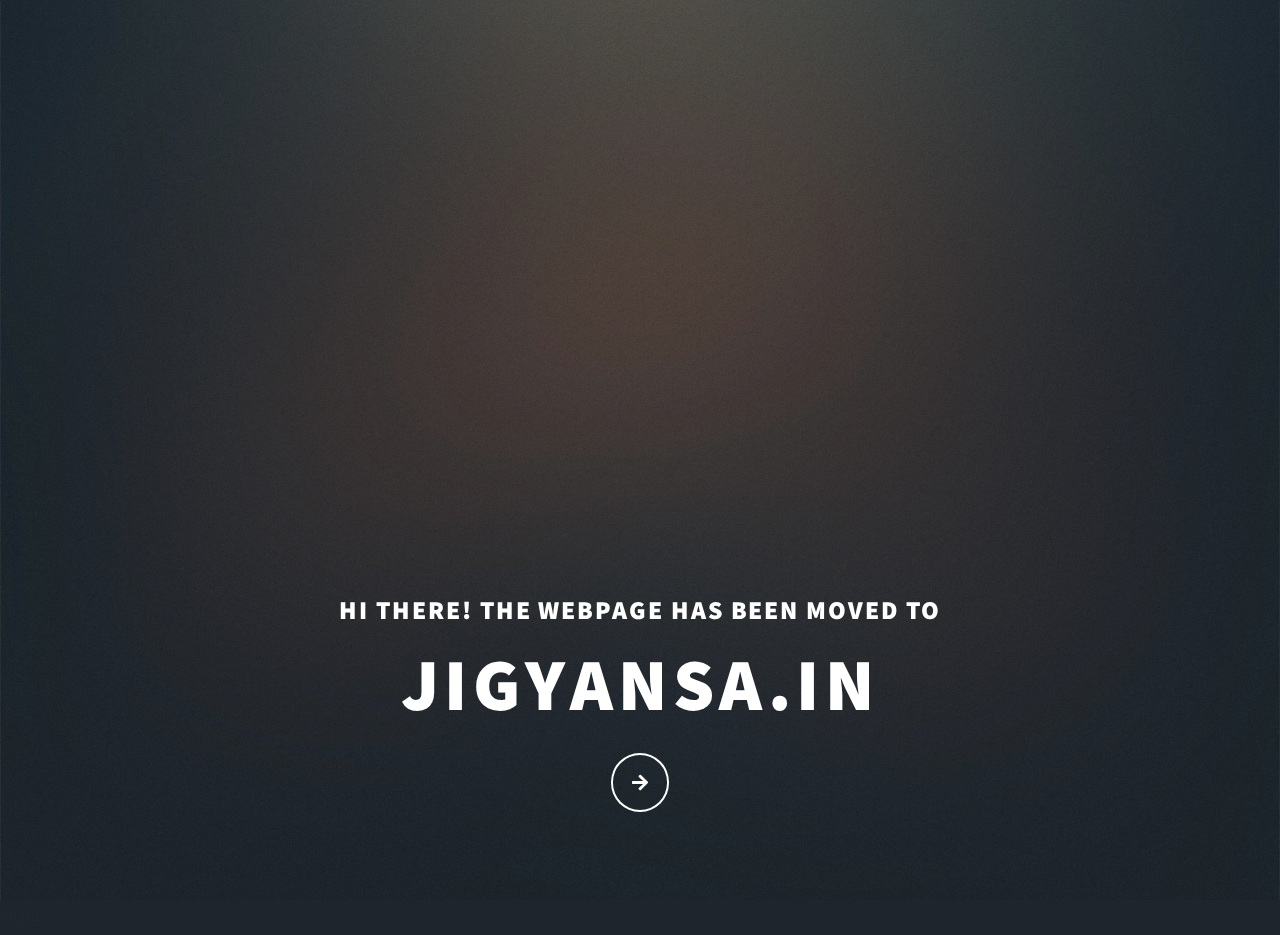
<file: index.html>
<!DOCTYPE HTML>
<html>
	<head>
		<title>Jigyansa</title>
		<meta charset="utf-8" />
		<meta name="viewport" content="width=device-width, initial-scale=1, user-scalable=no" />
		<link rel="stylesheet" href="fp-assets/css/main.css" />
		<noscript><link rel="stylesheet" href="fp-assets/css/noscript.css" /></noscript>
        <link rel="icon" type="image/x-icon" href="images/raj_l.jpeg">
        <meta property="og:image" content="assets/img/raj_l.jpeg">
        <meta name="author" content="Soumyajit Samal">
        <meta name="keywords" content="Jigyansa, jigyansa, iiser berhmapur, iiser berhampur, brahmapur, iiser jigyansa, odia blog, odia industry, odia science, science, odia blogs, jigyansa iiser berhmpur, jigaynsa berhampur, Jigyansa iiser ">
        <meta name="description" content="Jigyansa is moving to its new location at jigyansa.in Find us there.">

	</head>
	<body class="is-preload">

		<!-- Wrapper -->
			<div id="wrapper" class="fade-in">

				<!-- Intro -->
					<div id="intro">
						<h2>Hi there! The webpage has been moved to<br /> </h2>
						<h1>jigyansa.in</h1>
						
                        <!--<p>Welcome to my world.</p>
-->
                        
						
				<a href="www.jigyansa.in" class="button icon solid solo fa-arrow-right scrolly">Continue</a>
						
					</div>

				<!-- Header -->
					<header id="header">
						<a href="www.jigyansa.in" class="logo">Jigyansa</a>
					</header>

				
				

			</div>

		<!-- Scripts -->
			<script src="fp-assets/js/jquery.min.js"></script>
			<script src="fp-assets/js/jquery.scrollex.min.js"></script>
			<script src="fp-assets/js/jquery.scrolly.min.js"></script>
			<script src="fp-assets/js/browser.min.js"></script>
			<script src="fp-assets/js/breakpoints.min.js"></script>
			<script src="fp-assets/js/util.js"></script>
			<script src="fp-assets/js/main.js"></script>

	</body>
</html>
</file>
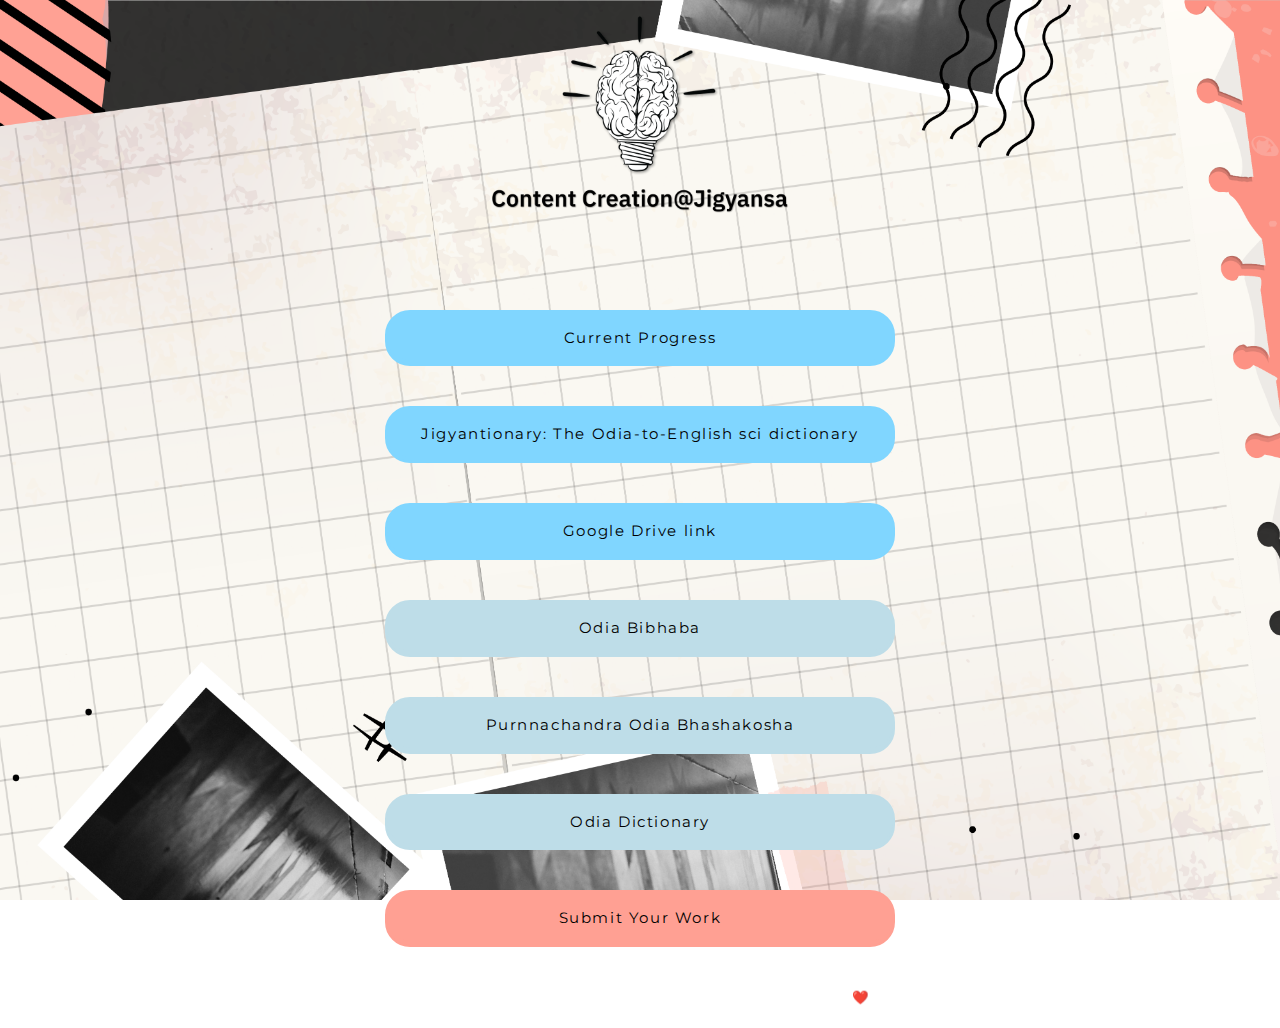
<file: contentlinks/common.html>
<!DOCTYPE html>
<html lang="en">

<head>
    <meta charset="UTF-8">
    <meta name="viewport" content="width=device-width, initial-scale=1.0">
    <meta http-equiv="X-UA-Compatible" content="ie=edge">
    <meta name="description" content="For people who do a great job behind the scenes at Jigyansa.">
    <title>Jigyansa for Content Creation</title>
    <link rel="icon" href="/assets/images/logo3.png" type="image/x-icon">
    <link href="https://fonts.googleapis.com/css?family=Montserrat:700&display=swap" rel="stylesheet">
    <link rel="stylesheet" href="style.css" />
    <!-- Global site tag (gtag.js) - Google Analytics -->
    <script async src="https://www.googletagmanager.com/gtag/js?id=UA-156351942-2"></script>
    <script>
        window.dataLayer = window.dataLayer || [];

        function gtag() {
            dataLayer.push(arguments);
        }
        gtag('js', new Date());

        gtag('config', 'UA-156351942-2');
    </script>
    <!-- Global site tag (gtag.js) - Google Analytics -->
    <script async src="https://www.googletagmanager.com/gtag/js?id=UA-156351942-1"></script>
    <script>
        window.dataLayer = window.dataLayer || [];

        function gtag() {
            dataLayer.push(arguments);
        }
        gtag('js', new Date());

        gtag('config', 'UA-156351942-1');
    </script>

</head>

<body>
    <img class="logo" src="assets/images/logo2.png" alt="logo">
    <div class="links">
    <br><br><br><br>
        <div class="links__item">
            <a class="links__item links__item--promo" href="https://jigyansacontent.notion.site/The-Content-Team-Jigyansa-88e16565c90d4e72989fc195b40bf147"
                target="_blank">Current Progress</a>
        </div>
        <div class="links__item">
            <a class="links__item links__item--promo" href="https://jigyansacontent.notion.site/Jigyantionary-The-odia-words-science-repository-fa833451c1ad435c81844b25f35a21c8"
                target="_blank">Jigyantionary: The Odia-to-English sci dictionary</a>
        </div> 
        <div class="links__item">
            <a class="links__item links__item--promo" href="https://drive.google.com/drive/u/1/folders/1cGYfcccmLEnVqQI1NhI4jQ15Eyt5I8Y8"
                target="_blank">Google Drive link</a>
        </div> 
        <div class="links__item">
            <a class="links__item links__item--past-event" href="https://odiabibhaba.in/en/dictionary/"
                target="_blank">Odia Bibhaba</a>
        </div>
        <div class="links__item">
            <a class="links__item links__item--past-event"
                href="https://dsal.uchicago.edu/dictionaries/praharaj/"
                target="_blank">Purnnachandra Odia Bhashakosha</a>
        </div>
        <div class="links__item">
            <a class="links__item links__item--past-event" href="https://archive.org/details/Purnachandra.Odia.Bhashakosha.Complete/Purnachandra.Odia.Bhashakosha-Volume.1-The.Vowels/mode/1up?view=theater"
                target="_blank">Odia Dictionary</a>
        </div>

        <div class="links__item">
            <a class="links__item links__item--upcoming"
                href="https://docs.google.com/forms/d/e/1FAIpQLSeRfij2e5_HVJuB0Spx1_Eeh72d8Yk6ORdgFMkY1beL7sg-JQ/viewform" target="_blank">Submit Your Work</a>
        </div>
        
        <!--<div class="links__item">
            <a class="links__item links__item--product"
                href="https://www.youtube.com/watch?v=TEPLmATcSbI"
                target="_blank">National Championship Highlight</a>
        </div>-->

        <!--<div class="links__item">
            <a class="links__item links__item--blog" href="https://certiport.pearsonvue.com/" target="_blank">Our
                Products</a>
        </div>-->
        <!-- <div class="links__item">
            <a class="links__item links__item--blog" href="" target="_blank">Feedback</a>
        </div> -->


        <!-- <div class="links__item">
            <a class="links__item links__item--promo" href="/page.html" target="_blank">Special Promo</a>
        </div> -->
        <!-- <div class="links__item">
            <a class="links__item links__item--past-event" href="https://www.myedusolve.com/event" target="_blank">Past
                Events</a>
        </div> -->

        <!-- <div class="links__item">
            <a class="links__item links__item--alumni" href="https://www.myedusolve.com/about-us" target="_blank">Alumni
                Testimonials</a> -->
    </div>


    <h5>Copyright ©2021 All rights reserved | Jigyansa V1.2.16.08.21 | Made with ❤️ by Team JIGYANSA</h5>
<!--
    <div class="channels">
        <a class="channels__item" href="https://www.myedusolve.com/" target="_blank"><img
                src="assets/images/icon/www.png" alt="website" width=40 height=40></a>
        <a class="channels__item" href="https://medium.com/myedusolve" target="_blank"><img
                src="assets/images/icon/mediumblog.png" alt="blog" width=40 height=40></a>
        <a class="channels__item" href="https://www.linkedin.com/company/myedusolve-indonesia/" target="_blank"><img
                src="assets/images/icon/linkedin.png" alt="linkedin" width=40 height=40></a>
        <a class="channels__item" href="https://www.instagram.com/myedusolve/" target="_blank"><img
                src="assets/images/icon/instagram.png" alt="instagram" width=40 height=40></a>
        <a class="channels__item" href="https://www.facebook.com/Myedusolve-414540579106990" target="_blank"><img
                src="assets/images/icon/facebook.png" alt="facebook" width=40 height=40></a>
        <a class="channels__item" href="https://twitter.com/myedusolve" target="_blank"><img
                    src="assets/images/icon/twitter.png" alt="twitter" width=40 height=40></a>
        <a class="channels__item" href="https://www.youtube.com/channel/UC8EZqWiSgCdmQsiFEEPER6Q" target="_blank"><img
                src="assets/images/icon/youtube.png" alt="youtube" width=40 height=40></a>
    </div>
    </div>
-->
</body>

</html>




<!--


    Just links to see and cross-check
    <div class="links__item">
            <a class="links__item links__item--promo" href="https://jigyansaiiserbpr.github.io/website/"
                target="_blank">The Website</a>
        </div>
        <div class="links__item">
            <a class="links__item links__item--past-event" href="https://www.facebook.com/blog.jigyansa/"
                target="_blank">Facebook</a>
        </div> 
        <div class="links__item">
            <a class="links__item links__item--upcoming" href="https://www.instagram.com/jigyansa_iiserbpr/"
                target="_blank">Instagram</a>
        </div>
        <div class="links__item">
            <a class="links__item links__item--featured"
                href="https://twitter.com/Jigyansa_Blog?s=08"
                target="_blank">Twitter</a>
        </div>
        <div class="links__item">
            <a class="links__item links__item--alumni" href="https://www.linkedin.com/company/jigyansaiiser"
                target="_blank">LinkedIn</a>
        </div>

        <div class="links__item">
            <a class="links__item links__item--past-event"
                href="https://docs.google.com/forms/d/e/1FAIpQLSeRfij2e5_HVJuB0Spx1_Eeh72d8Yk6ORdgFMkY1beL7sg-JQ/viewform" target="_blank">Submit Your Work</a>
        </div>
        <div class="links__item">
            <a class="links__item links__item--featured"
                href="https://t.me/jigyansaiiserbpr"
                target="_blank">Telegram</a>
        </div>
        <div class="links__item">
            <a class="links__item links__item--featured"
                href="https://t.me/joinchat/6lcB7E_48Cs2YmE1"
                target="_blank">Got an idea? Lets discuss</a>
        </div> 
-->
</file>
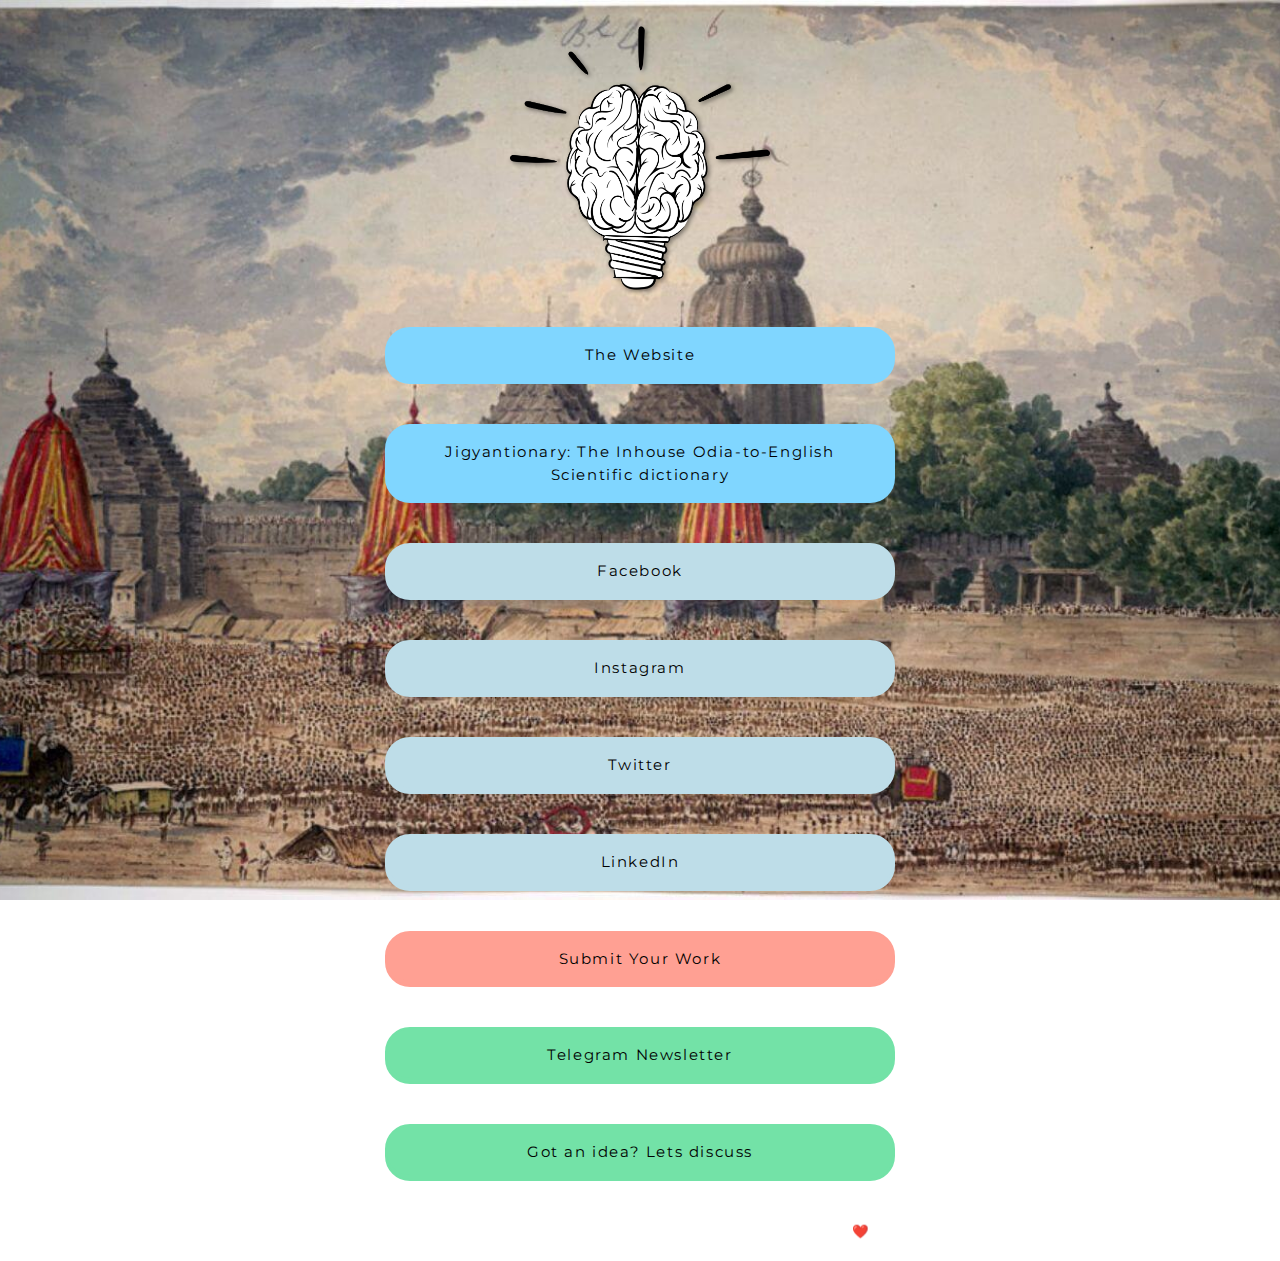
<file: links/common.html>
<!DOCTYPE html>
<html lang="en">

<head>
    <meta charset="UTF-8">
    <meta name="viewport" content="width=device-width, initial-scale=1.0">
    <meta http-equiv="X-UA-Compatible" content="ie=edge">
    <meta name="description" content="Dive to the world of Jigyansa.">
    <title>Jigyansa</title>
    <link rel="icon" href="/assets/images/logo3.png" type="image/x-icon">
    <link href="https://fonts.googleapis.com/css?family=Montserrat:700&display=swap" rel="stylesheet">
    <link rel="stylesheet" href="style.css" />
    <!-- Global site tag (gtag.js) - Google Analytics -->
    <script async src="https://www.googletagmanager.com/gtag/js?id=UA-156351942-2"></script>
    <script>
        window.dataLayer = window.dataLayer || [];

        function gtag() {
            dataLayer.push(arguments);
        }
        gtag('js', new Date());

        gtag('config', 'UA-156351942-2');
    </script>
    <!-- Global site tag (gtag.js) - Google Analytics -->
    <script async src="https://www.googletagmanager.com/gtag/js?id=UA-156351942-1"></script>
    <script>
        window.dataLayer = window.dataLayer || [];

        function gtag() {
            dataLayer.push(arguments);
        }
        gtag('js', new Date());

        gtag('config', 'UA-156351942-1');
    </script>

</head>

<body>
    <img class="logo" src="assets/images/logo3.png" alt="logo">
    <div class="links">

        <div class="links__item">
            <a class="links__item links__item--promo" href="https://jigyansaiiserbpr.github.io/website/"
                target="_blank">The Website</a>
        </div>
        <div class="links__item">
            <a class="links__item links__item--promo" href="https://jigyansacontent.notion.site/Jigyantionary-The-odia-words-science-repository-fa833451c1ad435c81844b25f35a21c8"
                target="_blank">Jigyantionary: The Inhouse Odia-to-English Scientific dictionary</a>
        </div>
        <div class="links__item">
            <a class="links__item links__item--past-event" href="https://www.facebook.com/blog.jigyansa/"
                target="_blank">Facebook</a>
        </div> 
        <div class="links__item">
            <a class="links__item links__item--past-event" href="https://www.instagram.com/jigyansa_iiserbpr/"
                target="_blank">Instagram</a>
        </div>
        <div class="links__item">
            <a class="links__item links__item--past-event"
                href="https://twitter.com/Jigyansa_Blog?s=08"
                target="_blank">Twitter</a>
        </div>
        <div class="links__item">
            <a class="links__item links__item--past-event" href="https://www.linkedin.com/company/jigyansaiiser"
                target="_blank">LinkedIn</a>
        </div>

        <div class="links__item">
            <a class="links__item links__item--upcoming"
                href="https://docs.google.com/forms/d/e/1FAIpQLSeRfij2e5_HVJuB0Spx1_Eeh72d8Yk6ORdgFMkY1beL7sg-JQ/viewform" target="_blank">Submit Your Work</a>
        </div>
        <div class="links__item">
            <a class="links__item links__item--featured"
                href="https://t.me/jigyansaiiserbpr"
                target="_blank">Telegram Newsletter</a>
        </div>
        <div class="links__item">
            <a class="links__item links__item--featured"
                href="https://t.me/joinchat/6lcB7E_48Cs2YmE1"
                target="_blank">Got an idea? Lets discuss</a>
        </div> 
        <!--<div class="links__item">
            <a class="links__item links__item--product"
                href="https://www.youtube.com/watch?v=TEPLmATcSbI"
                target="_blank">National Championship Highlight</a>
        </div>-->

        <!--<div class="links__item">
            <a class="links__item links__item--blog" href="https://certiport.pearsonvue.com/" target="_blank">Our
                Products</a>
        </div>-->
        <!-- <div class="links__item">
            <a class="links__item links__item--blog" href="" target="_blank">Feedback</a>
        </div> -->


        <!-- <div class="links__item">
            <a class="links__item links__item--promo" href="/page.html" target="_blank">Special Promo</a>
        </div> -->
        <!-- <div class="links__item">
            <a class="links__item links__item--past-event" href="https://www.myedusolve.com/event" target="_blank">Past
                Events</a>
        </div> -->

        <!-- <div class="links__item">
            <a class="links__item links__item--alumni" href="https://www.myedusolve.com/about-us" target="_blank">Alumni
                Testimonials</a> -->
    </div>


    <h5>Copyright ©2021 All rights reserved | Jigyansa V1.2.16.08.21 | Made with ❤️ by Team JIGYANSA</h5>
<!--
    <div class="channels">
        <a class="channels__item" href="https://www.myedusolve.com/" target="_blank"><img
                src="assets/images/icon/www.png" alt="website" width=40 height=40></a>
        <a class="channels__item" href="https://medium.com/myedusolve" target="_blank"><img
                src="assets/images/icon/mediumblog.png" alt="blog" width=40 height=40></a>
        <a class="channels__item" href="https://www.linkedin.com/company/myedusolve-indonesia/" target="_blank"><img
                src="assets/images/icon/linkedin.png" alt="linkedin" width=40 height=40></a>
        <a class="channels__item" href="https://www.instagram.com/myedusolve/" target="_blank"><img
                src="assets/images/icon/instagram.png" alt="instagram" width=40 height=40></a>
        <a class="channels__item" href="https://www.facebook.com/Myedusolve-414540579106990" target="_blank"><img
                src="assets/images/icon/facebook.png" alt="facebook" width=40 height=40></a>
        <a class="channels__item" href="https://twitter.com/myedusolve" target="_blank"><img
                    src="assets/images/icon/twitter.png" alt="twitter" width=40 height=40></a>
        <a class="channels__item" href="https://www.youtube.com/channel/UC8EZqWiSgCdmQsiFEEPER6Q" target="_blank"><img
                src="assets/images/icon/youtube.png" alt="youtube" width=40 height=40></a>
    </div>
    </div>
-->
</body>

</html>




<!--


    Just links to see and cross-check
    <div class="links__item">
            <a class="links__item links__item--promo" href="https://jigyansaiiserbpr.github.io/website/"
                target="_blank">The Website</a>
        </div>
        <div class="links__item">
            <a class="links__item links__item--past-event" href="https://www.facebook.com/blog.jigyansa/"
                target="_blank">Facebook</a>
        </div> 
        <div class="links__item">
            <a class="links__item links__item--upcoming" href="https://www.instagram.com/jigyansa_iiserbpr/"
                target="_blank">Instagram</a>
        </div>
        <div class="links__item">
            <a class="links__item links__item--featured"
                href="https://twitter.com/Jigyansa_Blog?s=08"
                target="_blank">Twitter</a>
        </div>
        <div class="links__item">
            <a class="links__item links__item--alumni" href="https://www.linkedin.com/company/jigyansaiiser"
                target="_blank">LinkedIn</a>
        </div>

        <div class="links__item">
            <a class="links__item links__item--past-event"
                href="https://docs.google.com/forms/d/e/1FAIpQLSeRfij2e5_HVJuB0Spx1_Eeh72d8Yk6ORdgFMkY1beL7sg-JQ/viewform" target="_blank">Submit Your Work</a>
        </div>
        <div class="links__item">
            <a class="links__item links__item--featured"
                href="https://t.me/jigyansaiiserbpr"
                target="_blank">Telegram</a>
        </div>
        <div class="links__item">
            <a class="links__item links__item--featured"
                href="https://t.me/joinchat/6lcB7E_48Cs2YmE1"
                target="_blank">Got an idea? Lets discuss</a>
        </div> 
-->
</file>
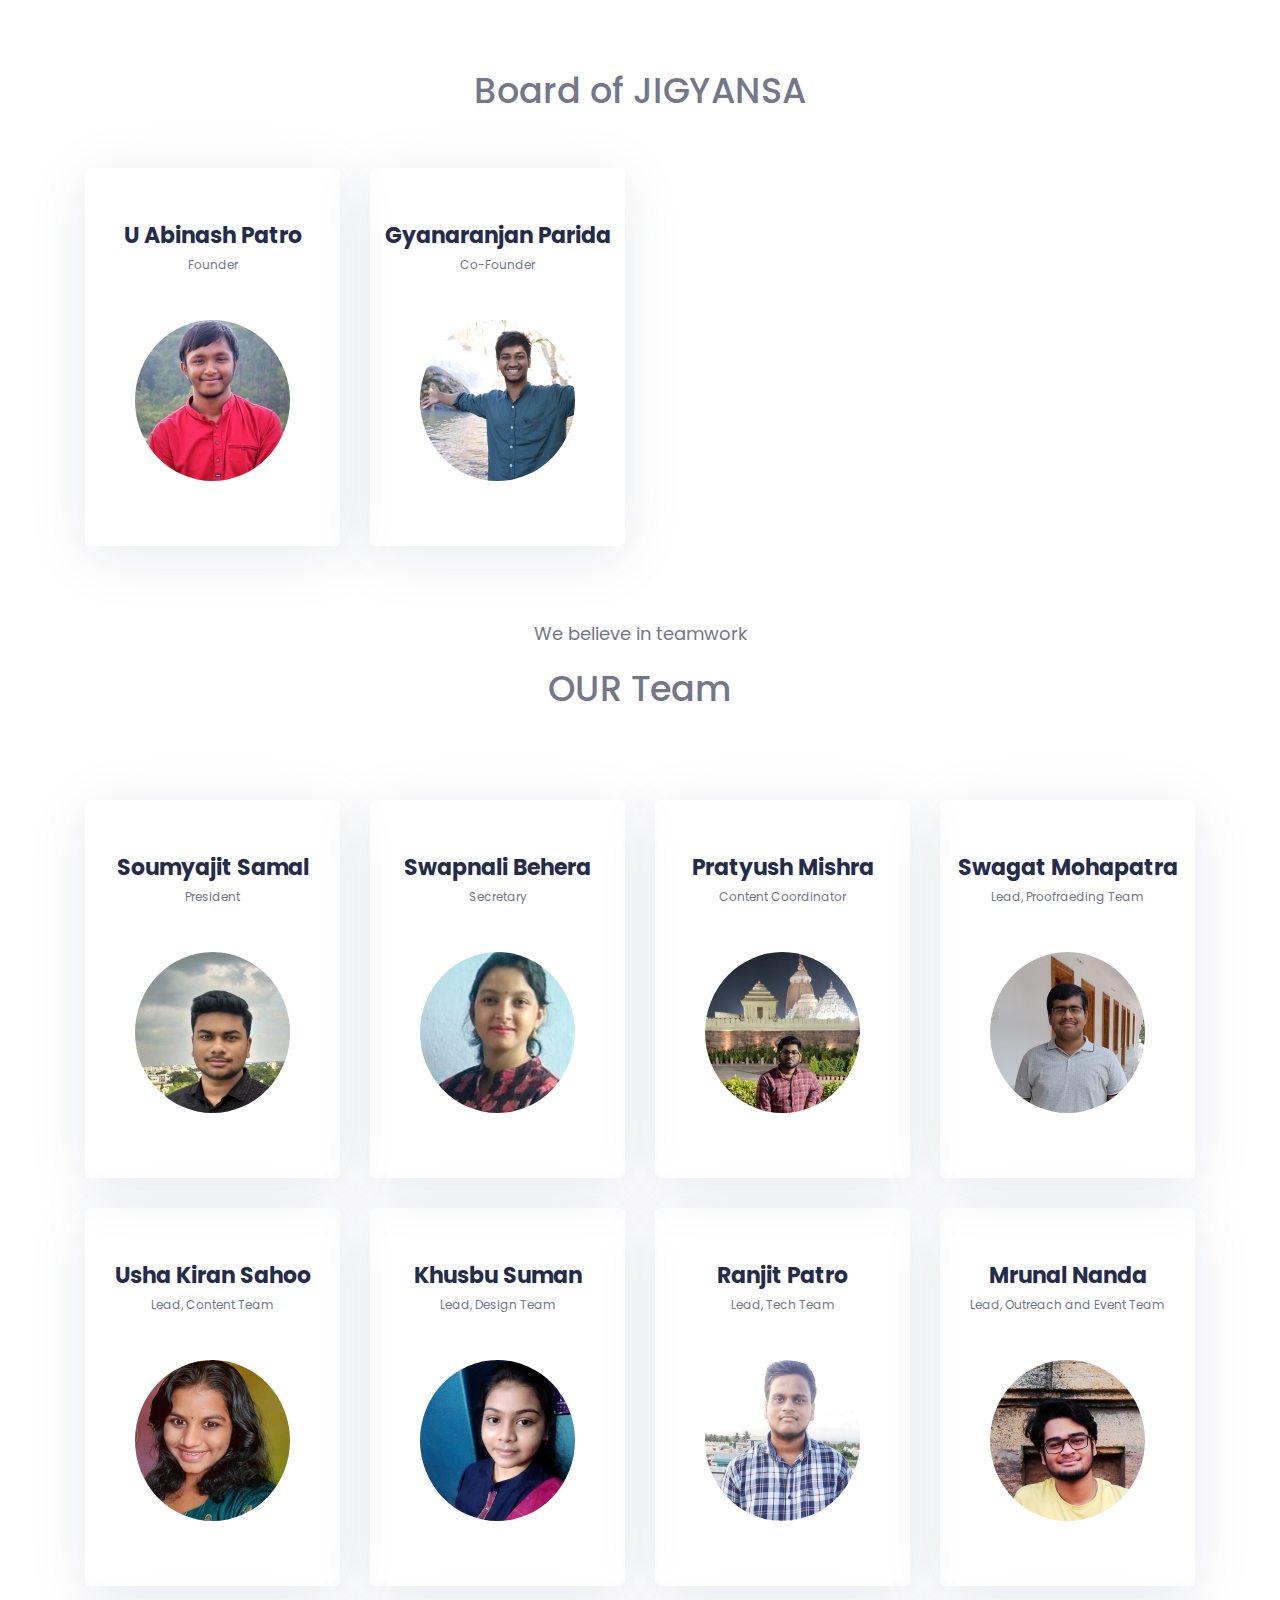
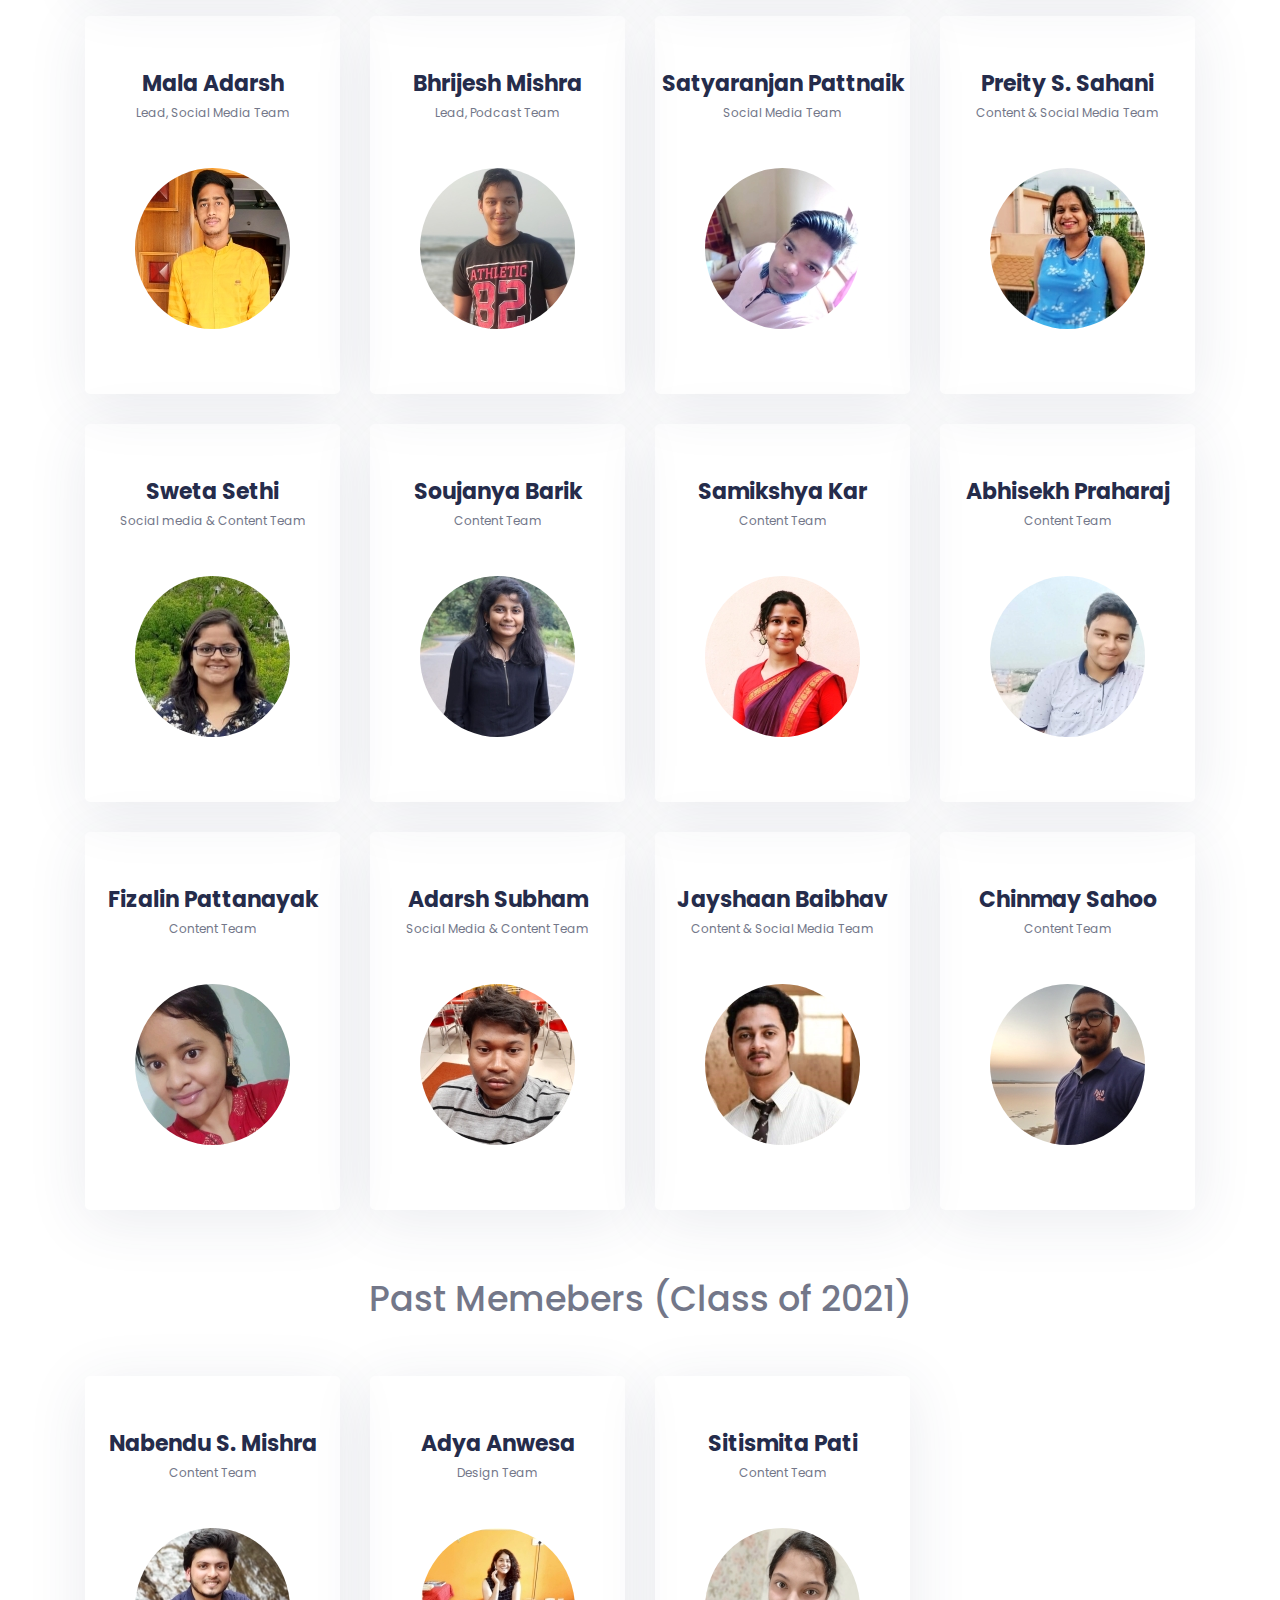
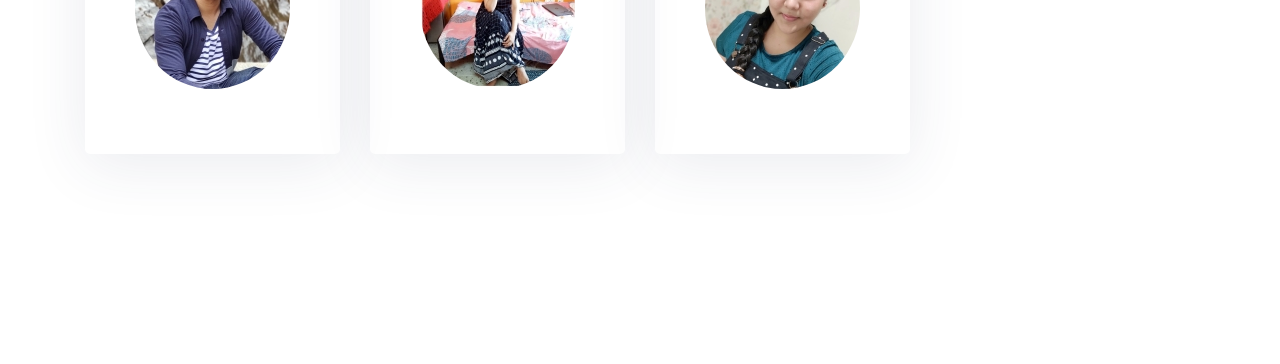
<file: team/team.html>
<!DOCTYPE html>
<html lang="en">

<head> 
    <title>Team@Jigyansa</title>
   
   <link rel="preconnect" href="https://fonts.gstatic.com">
<link href="https://fonts.googleapis.com/css2?family=Poppins&display=swap" rel="stylesheet">
    <link rel="stylesheet" href="https://stackpath.bootstrapcdn.com/bootstrap/4.5.2/css/bootstrap.min.css">
    <meta name="description" content="The team">
   
    <link rel="stylesheet" href="https://stackpath.bootstrapcdn.com/font-awesome/4.7.0/css/font-awesome.min.css">
   <style>
     

 

body {
	 font-family: 'Poppins', sans-serif;
	color: #737789;
	font-size: 18px;
	line-height: 36px;
	font-weight: 400;
    
}

       .title{
           margin-top: -50px;
           margin-bottom: 90px;
       }
       
       .title h3{
           font-size: 35px;
       }
       
     
       
.team-one {
	padding-top: 120px;
	padding-bottom: 90px;
	position: relative;
}

[class*=bg-shape-] {
	position: absolute;
}

 .shape {
	top: 35px;
	left: 0;
}
 
.team-one .container {
	position: relative;
}

.single {
    margin-bottom: 30px;
    border-radius: 5px;
    box-shadow: 0px 10px 60px 0px rgba(46, 61, 98, 0.1);
    text-align: center;
    position: relative;
    padding-bottom: 60px;
    padding-top: 57px;
    transform: scaleY(1);
    transform-origin: top;
    transition: transform 500ms ease;

}
.single:hover {
	 transform: scaleY(1.20);
}

.inner {
	 transform-origin: top;
	 transition: transform 500ms ease;
     transform: scaleY(1);
}

.single:hover .inner {
	    transform: scaleY(.8);
}

.image {
	width: 165px;
	margin-left: auto;
	margin-right: auto;
	border-radius: 50%;
	overflow: hidden;
	border: 5px solid #fff;
	transition: all 500ms ease;
     
} 
       
       
.single:hover .image {
	border: 5px solid white;
}

.single h3 {
	margin: 0;
	font-size: 22px;
	font-weight: bold;
	color: #252c4b;
	line-height: 1em;
	transition: all 500ms ease;
}

.single p {
	color: #737789;
	margin: 0;
	line-height: 1em;
	font-size: 12px;
	margin-top: 12px;
	margin-bottom: 44px;
	transition: all 500ms ease;
}

.single:hover p,
.single:hover h3 {
	color: #fff;
}

.social {
	position: absolute;
	bottom: -70px;
	left: 50%;
    transform: translateX(-50%);
	display: flex;
	align-items: center;
	justify-content: center;
	z-index: 11;
	visibility: hidden;
	opacity: 0;
	transition: all 500ms ease;
     
}

.single:hover .social {
	opacity: 1;
	visibility: visible;
}

.social>a {
	width: 44px;
	height: 44px;
	border-radius: 50%;
	display: flex;
	justify-content: center;
    align-items: center;
	text-align: center;
	background-color: #fff;
	opacity: 0.3;
	transition: all 500ms ease;
    
}

.social>a i {
	color: #737789;
	transition: all 500ms ease;
	font-size: 16px;
    border: 2px solid white deepskyblue;
}

.social>a:hover {
	opacity: 1;

}

.social>a:hover i {
	color: #fd632f;
}

.social a+a {
	margin-left: 10px;
}

.circle::before {
	position: absolute;
	top: 0;
	right: 0;
	width: 153px;
	height: 117px;
	content: '';
	background-image: url(team-circle-1-1.png);
	transform: perspective(200px) scaleX(0) scaleY(0);
   transition: transform 500ms ease, opacity 500ms ease;	
	opacity: 0;
	transform-origin: right top;
}

.circle::after {
	position: absolute;
	bottom: 0;
	left: 0;
	width: 140px;
	height: 156px;
	content: '';
	background-image: url(team-circle-1-2.png);
     transform: perspective(150px) scaleX(0) scaleY(0);
     transition: transform 500ms ease, opacity 500ms ease;	 
	opacity: 0;
   transform-origin: left bottom;
}

.single:hover .circle::before,
.single:hover .circle::after {
	opacity: 0.3;
	 transform: perspective(200px) scaleX(1) scaleY(.8);
}


.single::before {
	content: '';
	border-radius: 5px;	 
	background-image: linear-gradient(90deg, hotpink  0%, #34495e 100%);
	position: absolute;
	top: 0;
	left: 0;
	right: 0;
	bottom: 0;
   transform: scale(1, 0);
   transform-origin: bottom;	  
	transition: transform 500ms ease;
	 
}

.single:hover::before {
	 
	        transform: scale(1, 1); 
	        transform-origin: top;
}

       .inner{
           position: relative;
       }
 
       a:hover{
           text-decoration: none;
       }
    </style>
 
</head>

<body>

     
     
        
        <section class="team-one" id="contentteam">

            <!-- <img src="faq-bg-1-1.png" class="bg-shape-1" alt="">            -->
            <div class="container">
                <div class="title text-center">
                    
                    <h3 style="margin-bottom: 3.5rem;">Board of JIGYANSA</h3>

                    <div class="row">
                        <div class="col-lg-3 col-md-6 col-sm-12">
                            <div class="single">
                                <div class="circle"></div><!-- /.team-one__circle -->
                                <div class="inner">
                                    <h3>U Abinash Patro</h3>
                                    <p>Founder</p>
                                    <div class="image">
                                        <img src="images1/u.jpg" alt="imageofpratyush">
                                    </div><!-- /.team-one__image -->
                                    <div class="social">
                                        <a href="https://www.twitter.com/u_is_enough"><i class="fa fa-twitter"></i></a>
                                        <a href="https://www.instagram.com/u_is_enough/"><i class="fa fa-instagram"></i></a>
                                        
                                        <a href="https://www.linkedin.com/in/u-abinash-patro-114837204/"><i class="fa fa-linkedin"></i></i></a>
                                        <a href="mailto:u18@iiserbpr.ac.in"><i class="fa fa-envelope"></i></a>
                                        
                                    </div> 
                                </div> 
                            </div><!-- /.team-one__single -->
                        </div><!-- /.col-lg-3 col-md-6 col-sm-12 -->


                        <div class="col-lg-3 col-md-6 col-sm-12">
                            <div class="single">
                                <div class="circle"></div><!-- /.team-one__circle -->
                                <div class="inner">
                                    <h3>Gyanaranjan Parida</h3>
                                    <p>Co-Founder</p>
                                    <div class="image">
                                        <img src="images1/Gyana.jpg" alt="imageofpratyush">
                                    </div><!-- /.team-one__image -->
                                    <div class="social">
                                        
                                        <a href="https://twitter.com/i_am_curious742"><i class="fa fa-twitter"></i></a>
                                        <a href="https://instagram.com/i_am_curious742"><i class="fa fa-instagram"></i></a>
                                        
                                        <a href="https://www.linkedin.com/in/gyanaranjanparida742"><i class="fa fa-linkedin"></i></i></a>
                                        <a href="mailto:gyanaranjan18@iiserbpr.ac.in"><i class="fa fa-envelope"></i></a>
                                        
                                    </div> 
                                </div> 
                            </div><!-- /.team-one__single -->
                        </div><!-- /.col-lg-3 col-md-6 col-sm-12 -->



                </div>
                </div>


                <div class="title text-center">
                    <p>We believe in teamwork</p>
                    <h3>OUR Team</h3>
                </div>  
                <div class="row">


                    <div class="col-lg-3 col-md-6 col-sm-12">
                        <div class="single">
                            <div class="circle"></div><!-- /.team-one__circle -->
                            <div class="inner">
                                <h3>Soumyajit Samal</h3>
                                <p>President</p>
                                <div class="image">
                                    <img src="images1/soumyajit.jpg" alt="imageofpratyush">
                                </div><!-- /.team-one__image -->
                                <div class="social">
                                    
                                    <a href="https://twitter.com/soumyajit140300?s=09"><i class="fa fa-twitter"></i></a>
                                    <a href="https://www.instagram.com/soumyajit.14/"><i class="fa fa-instagram"></i></a>
                                    <a href="mailto:soumyajits19@iiserbpr.ac.in"><i class="fa fa-envelope"></i></a>
                                    
                                </div> 
                            </div> 
                        </div><!-- /.team-one__single -->
                    </div><!-- /.col-lg-3 col-md-6 col-sm-12 -->



                    <div class="col-lg-3 col-md-6 col-sm-12">
                        <div class="single">
                            <div class="circle"></div><!-- /.team-one__circle -->
                            <div class="inner">
                                <h3>Swapnali Behera</h3>
                                <p>Secretary</p>
                                <div class="image">
                                    <img src="images1/Swapnali.jpg" alt="imageofpratyush">
                                </div><!-- /.team-one__image -->
                                <div class="social">
                                    <a href="https://www.facebook.com/profile.php?id=100070136463408"><i class="fa fa-facebook"></i></a>
                                    <a href="https://twitter.com/Swapnali021120?s=09"><i class="fa fa-twitter"></i></a>
                                    <a href="https://www.linkedin.com/in/swapnali-behera-479b2b206"><i class="fa fa-linkedin"></i></i></a>
                                    <a href="mailto:swapnalibehera123@gmail.com"><i class="fa fa-envelope"></i></a>
                                </div> 
                            </div> 
                        </div><!-- /.team-one__single -->
                    </div><!-- /.col-lg-3 col-md-6 col-sm-12 -->



                    <div class="col-lg-3 col-md-6 col-sm-12">
                        <div class="single">
                            <div class="circle"></div><!-- /.team-one__circle -->
                            <div class="inner">
                                <h3>Pratyush Mishra</h3>
                                <p>Content Coordinator</p>
                                <div class="image">
                                    <img src="images1/Pratyush.jpg" alt="imageofpratyush">
                                </div><!-- /.team-one__image -->
                                <div class="social">
                                    <a href="http://facebook.com/pratyush.mishra.50746"><i class="fa fa-facebook"></i></a>
                                    <a href="https://twitter.com/Pratyus88401433?s=08"><i class="fa fa-twitter"></i></a>
                                    
                                    <a href="mailto:pratyush19@iiserbpr.ac.in"><i class="fa fa-envelope"></i></a>
                                </div> 
                            </div> 
                        </div><!-- /.team-one__single -->
                    </div><!-- /.col-lg-3 col-md-6 col-sm-12 -->               

                           

                    <div class="col-lg-3 col-md-6 col-sm-12">
                        <div class="single">
                            <div class="circle"></div><!-- /.team-one__circle -->
                            <div class="inner">
                                <h3>Swagat Mohapatra</h3>
                                <p>Lead, Proofraeding Team</p>
                                <div class="image">
                                    <img src="images1/Swagat.jpg" alt="imageofpratyush">
                                </div><!-- /.team-one__image -->
                                <div class="social">
                                    <a href="https://m.facebook.com/100014729019708/"><i class="fa fa-facebook"></i></a>
                                    <a href="https://twitter.com/dash_mohapatra?s=09"><i class="fa fa-twitter"></i></a>
                                    
                                    <a href="mailto:swagat373@gmail.com "><i class="fa fa-envelope"></i></a>
                                    
                                    
                                </div> 
                            </div> 
                        </div><!-- /.team-one__single -->
                    </div><!-- /.col-lg-3 col-md-6 col-sm-12 -->

                    
                    
                    <div class="col-lg-3 col-md-6 col-sm-12">
                        <div class="single">
                            <div class="circle"></div><!-- /.team-one__circle -->
                            <div class="inner">
                                <h3>Usha Kiran Sahoo</h3>
                                <p>Lead, Content Team</p>
                                <div class="image">
                                    <img src="images1/usha kiran.jpg" alt="imageofpratyush">
                                </div><!-- /.team-one__image -->
                                <div class="social">
                                    <a href="https://www.facebook.com/ushakiran.sahoo.10"><i class="fa fa-facebook"></i></a>
                                    <a href="https://twitter.com/ushakiransahoo1?s=08"><i class="fa fa-twitter"></i></a>
                                    <a href="https://www.instagram.com/_taranginee_officials_?r=nametag"><i class="fa fa-instagram"></i></a>
                                    <a href="mailto:sahooushakiran@gmail.com "><i class="fa fa-envelope"></i></a>
                                    
                                    
                                </div> 
                            </div> 
                        </div><!-- /.team-one__single -->
                    </div><!-- /.col-lg-3 col-md-6 col-sm-12 -->


                    <div class="col-lg-3 col-md-6 col-sm-12">
                        <div class="single">
                            <div class="circle"></div><!-- /.team-one__circle -->
                            <div class="inner">
                                <h3>Khusbu Suman</h3>
                                <p>Lead, Design Team</p>
                                <div class="image">
                                    <img src="images1/Khusbu.jpg" alt="imageofpratyush">
                                </div><!-- /.team-one__image -->
                                <div class="social">
                                    <a href="https://www.facebook.com/khusbu.suman.750"><i class="fa fa-facebook"></i></a>
                                    
                                    <a href="https://www.instagram.com/khusbu.suman/"><i class="fa fa-instagram"></i></a>
                                    <a href="mailto:khusbus20@iiserbpr.ac.in"><i class="fa fa-envelope"></i></a>
                                                                       
                                </div> 
                            </div> 
                        </div><!-- /.team-one__single -->
                    </div><!-- /.col-lg-3 col-md-6 col-sm-12 -->


                    <div class="col-lg-3 col-md-6 col-sm-12">
                        <div class="single">
                            <div class="circle"></div><!-- /.team-one__circle -->
                            <div class="inner">
                                <h3>Ranjit Patro</h3>
                                <p>Lead, Tech Team</p>
                                <div class="image">
                                    <img src="images1/Ranjit.jpeg" alt="imageofpratyush">
                                </div><!-- /.team-one__image -->
                                <div class="social">
                                    <a href="https://www.facebook.com/ranjit.patro.35175"><i class="fa fa-facebook"></i></a>
                                    <a href="https://twitter.com/RANJITPATRO14?s=09"><i class="fa fa-twitter"></i></a>
                                    
                                    <a href="mailto:ranjitp20@iiserbpr.ac.in"><i class="fa fa-envelope"></i></a>
                                    
                                    
                                </div> 
                            </div> 
                        </div><!-- /.team-one__single -->
                    </div><!-- /.col-lg-3 col-md-6 col-sm-12 -->

                    <div class="col-lg-3 col-md-6 col-sm-12">
                        <div class="single">
                            <div class="circle"></div><!-- /.team-one__circle -->
                            <div class="inner">
                                <h3>Mrunal Nanda</h3>
                                <p>Lead, Outreach and Event Team</p>
                                <div class="image">
                                    <img src="images1/Mrunal.jpg" alt="imageofpratyush">
                                </div><!-- /.team-one__image -->
                                <div class="social">
                                    
                                    <a href="https://www.instagram.com/invites/contact/?i=1hj12ir0vlts9&utm_content=3e3grvx
                                    "><i class="fa fa-instagram"></i></a>
                                    
                                    <a href="https://www.linkedin.com/in/mrunal-nanda-558922211"><i class="fa fa-linkedin"></i></i></a>
                                    <a href="mailto:mrunalnanda21@gmail.com"><i class="fa fa-envelope"></i></a>
                                </div> 
                            </div> 
                        </div><!-- /.team-one__single -->
                    </div><!-- /.col-lg-3 col-md-6 col-sm-12 -->

                    <div class="col-lg-3 col-md-6 col-sm-12">
                        <div class="single">
                            <div class="circle"></div><!-- /.team-one__circle -->
                            <div class="inner">
                                <h3>Mala Adarsh</h3>
                                <p>Lead, Social Media Team</p>
                                <div class="image">
                                    <img src="images1/Mala Adarsh.jpg" alt="imageofpratyush">
                                </div><!-- /.team-one__image -->
                                <div class="social">
                                    
                                    <a href="https://twitter.com/i_m_adarsh1?s=09"><i class="fa fa-twitter"></i></a>
                                    <a href="https://www.instagram.com/invites/contact/?i=1ttmmyayb4dy2&utm_content=2fz6kwb"><i class="fa fa-instagram"></i></a>
                                    
                                    <a href="https://www.linkedin.com/in/adarsh-mala-7930311bb"><i class="fa fa-linkedin"></i></i></a>
                                    <a href="mailto:malaa20@iiserbpr.ac.in"><i class="fa fa-envelope"></i></a>
                                </div> 
                            </div> 
                        </div><!-- /.team-one__single -->
                    </div><!-- /.col-lg-3 col-md-6 col-sm-12 -->


                    <div class="col-lg-3 col-md-6 col-sm-12">
                        <div class="single">
                            <div class="circle"></div><!-- /.team-one__circle -->
                            <div class="inner">
                                <h3>Bhrijesh Mishra</h3>
                                <p>Lead, Podcast Team</p>
                                <div class="image">
                                    <img src="images1/Bhrijesh.jpg" alt="imageofpratyush">
                                </div><!-- /.team-one__image -->
                                <div class="social">
                                    <a href="https://www.facebook.com/profile.php?id=100069185963894"><i class="fa fa-facebook"></i></a>
                                    
                                    <a href="https://www.instagram.com/bhrijeshmishra/"><i class="fa fa-instagram"></i></a>
                                    
                                    <a href="https://www.linkedin.com/in/bhrijesh-mishra-4b3785203"><i class="fa fa-linkedin"></i></i></a>
                                    <a href="mailto:bhrijeshm20@iiserbpr.ac.in"><i class="fa fa-envelope"></i></a>
                                </div> 
                            </div> 
                        </div><!-- /.team-one__single -->
                    </div><!-- /.col-lg-3 col-md-6 col-sm-12 -->

                

                
                    <div class="col-lg-3 col-md-6 col-sm-12">
                        <div class="single">
                            <div class="circle"></div><!-- /.team-one__circle -->
                            <div class="inner">
                                <h3>Satyaranjan Pattnaik</h3>
                                <p>Social Media Team</p>
                                <div class="image">
                                    <img src="images1/Satya.jpg" alt="imageofpratyush">
                                </div><!-- /.team-one__image -->
                                <div class="social">
                                    <a href="https://www.facebook.com/Ricardosidkaka.8"><i class="fa fa-facebook"></i></a>
                                    <a href="https://twitter.com/pattnaiksatyar8?s=09"><i class="fa fa-twitter"></i></a>
                                    <a href="https://instagram.com/rsk_satyaranjan?utm_medium=copy_link"><i class="fa fa-instagram"></i></a>
                                    <a href="mailto:satya17@iiserbpr.ac.in"><i class="fa fa-envelope"></i></a>
                                    
                                    
                                </div> 
                            </div> 
                        </div><!-- /.team-one__single -->
                    </div><!-- /.col-lg-3 col-md-6 col-sm-12 -->

                    


                    <div class="col-lg-3 col-md-6 col-sm-12">
                        <div class="single">
                            <div class="circle"></div><!-- /.team-one__circle -->
                            <div class="inner">
                                <h3>Preity S. Sahani</h3>
                                <p>Content & Social Media Team</p>
                                <div class="image">
                                    <img src="images1/Preity.jpg" alt="imageofpratyush">
                                </div><!-- /.team-one__image -->
                                <div class="social">
                                    
                                    <a href="https://www.instagram.com/_.preity_"><i class="fa fa-instagram"></i></a>
                                    <a href="mailto:preity18@iiserbpr.ac.in"><i class="fa fa-envelope"></i></a>
                                    
                                    
                                </div> 
                            </div> 
                        </div><!-- /.team-one__single -->
                    </div><!-- /.col-lg-3 col-md-6 col-sm-12 -->


                    <div class="col-lg-3 col-md-6 col-sm-12">
                        <div class="single">
                            <div class="circle"></div><!-- /.team-one__circle -->
                            <div class="inner">
                                <h3>Sweta Sethi</h3>
                                <p>Social media & Content Team</p>
                                <div class="image">
                                    <img src="images1/Sweta Sethi.jpg" alt="imageofpratyush">
                                </div><!-- /.team-one__image -->
                                <div class="social">
                                    <a href="https://www.facebook.com/sweta.sethi.520/"><i class="fa fa-facebook"></i></a>
                                    <a href="https://twitter.com/AstroSwetS"><i class="fa fa-twitter"></i></a>
                                    <a href="https://www.linkedin.com/in/sweta-sethi-1820/"><i class="fa fa-linkedin"></i></a>
                                    <a href="mailto:sweta18@iiserbpr.ac.in"><i class="fa fa-envelope"></i></a>
                                    
                                </div> 
                            </div> 
                        </div><!-- /.team-one__single -->
                    </div><!-- /.col-lg-3 col-md-6 col-sm-12 -->



                    <div class="col-lg-3 col-md-6 col-sm-12">
                        <div class="single">
                            <div class="circle"></div><!-- /.team-one__circle -->
                            <div class="inner">
                                <h3>Soujanya Barik</h3>
                                <p>Content Team</p>
                                <div class="image">
                                    <img src="images1/Soujanya.jpg" alt="imageofpratyush">
                                </div><!-- /.team-one__image -->
                                <div class="social">
                                    <a href="https://www.facebook.com/soujanya.barik.315"><i class="fa fa-facebook"></i></a>
                                    
                                    <a href="https://www.instagram.com/soujanyabarik/"><i class="fa fa-instagram"></i></a>
                                    
                                    <a href="https://www.linkedin.com/in/soujanya-barik-4b6a521a5"><i class="fa fa-linkedin"></i></a>
                                    <a href="mailto:soujanya18@iiserbpr.ac.in"><i class="fa fa-envelope"></i></a>
                                </div> 
                            </div> 
                        </div><!-- /.team-one__single -->
                    </div><!-- /.col-lg-3 col-md-6 col-sm-12 -->



                    <div class="col-lg-3 col-md-6 col-sm-12">
                        <div class="single">
                            <div class="circle"></div><!-- /.team-one__circle -->
                            <div class="inner">
                                <h3>Samikshya Kar</h3>
                                <p>Content Team</p>
                                <div class="image">
                                    <img src="images1/samiskhya.jpg" alt="imageofpratyush">
                                </div><!-- /.team-one__image -->
                                <div class="social">
                                    
                                    <a href="https://twitter.com/sam_ik_shya?s=09"><i class="fa fa-twitter"></i></a>
                                    <a href="
                                    https://instagram.com/_.splenetic._?utm_medium=copy_link"><i class="fa fa-instagram"></i></a>
                                    <a href="mailto:samikshya18@iiserbpr.ac.in"><i class="fa fa-envelope"></i></a>
                                    
                                    
                                </div> 
                            </div> 
                        </div><!-- /.team-one__single -->
                    </div><!-- /.col-lg-3 col-md-6 col-sm-12 -->



                    <div class="col-lg-3 col-md-6 col-sm-12">
                        <div class="single">
                            <div class="circle"></div><!-- /.team-one__circle -->
                            <div class="inner">
                                <h3>Abhisekh Praharaj</h3>
                                <p>Content Team</p>
                                <div class="image">
                                    <img src="images1/abhisekh.jpeg" alt="imageofpratyush">
                                </div><!-- /.team-one__image -->
                                <div class="social">
                                    
                                    <a href="https://twitter.com/AbhisekPrahara1?s=08"><i class="fa fa-twitter"></i></a>
                                    <a href="linkedin.com/in/starky2000"><i class="fa fa-linkedin"></i></i></a>
                                    <a href="mailto:abhisekp19@iiserbpr.ac.in"><i class="fa fa-envelope"></i></a>
                                </div> 
                            </div> 
                        </div><!-- /.team-one__single -->
                    </div><!-- /.col-lg-3 col-md-6 col-sm-12 -->


                    <div class="col-lg-3 col-md-6 col-sm-12">
                        <div class="single">
                            <div class="circle"></div><!-- /.team-one__circle -->
                            <div class="inner">
                                <h3>Fizalin Pattanayak</h3>
                                <p>Content Team</p>
                                <div class="image">
                                    <img src="images1/Fizallin.jpg" alt="imageofpratyush">
                                </div><!-- /.team-one__image -->
                                <div class="social">
                                    
                                    <a href="mailto:fizalin19@iiserbpr.ac.in"><i class="fa fa-envelope"></i></a>
                                    
                                    
                                </div> 
                            </div> 
                        </div><!-- /.team-one__single -->
                    </div><!-- /.col-lg-3 col-md-6 col-sm-12 -->



                    






                    <div class="col-lg-3 col-md-6 col-sm-12">
                        <div class="single">
                            <div class="circle"></div><!-- /.team-one__circle -->
                            <div class="inner">
                                <h3>Adarsh Subham</h3>
                                <p>Social Media & Content Team</p>
                                <div class="image">
                                    <img src="images1/BR Adarsh.jpg" alt="imageofpratyush">
                                </div><!-- /.team-one__image -->
                                <div class="social">
                                    <a href="https://www.facebook.com/adarsh.subham.96/"><i class="fa fa-facebook"></i></a>
                                    <a href="https://www.instagram.com/_addy_mavvy_/"><i class="fa fa-instagram"></i></a>
                                    <a href="mailto:bradarshs20@iiserbpr.ac.in"><i class="fa fa-envelope"></i></a>
                                    
                                    
                                </div> 
                            </div> 
                        </div><!-- /.team-one__single -->
                    </div><!-- /.col-lg-3 col-md-6 col-sm-12 -->


                    <div class="col-lg-3 col-md-6 col-sm-12">
                        <div class="single">
                            <div class="circle"></div><!-- /.team-one__circle -->
                            <div class="inner">
                                <h3>Jayshaan Baibhav</h3>
                                <p>Content & Social Media Team</p>
                                <div class="image">
                                    <img src="images1/Jayshan.jpg" alt="imageofpratyush">
                                </div><!-- /.team-one__image -->
                                <div class="social">
                                    <a href="https://www.facebook.com/jayshan.vaivhav"><i class="fa fa-facebook"></i></a>
                                    
                                    <a href="instagram.com/rex_of_genesis"><i class="fa fa-instagram"></i></a>
                                    <a href="mailto:jayshaanb20@iiserbpr.ac.in"><i class="fa fa-envelope"></i></a>
                                    
                                    
                                </div> 
                            </div> 
                        </div><!-- /.team-one__single -->
                    </div><!-- /.col-lg-3 col-md-6 col-sm-12 -->



                    <div class="col-lg-3 col-md-6 col-sm-12">
                        <div class="single">
                            <div class="circle"></div><!-- /.team-one__circle -->
                            <div class="inner">
                                <h3>Chinmay Sahoo</h3>
                                <p>Content Team</p>
                                <div class="image">
                                    <img src="images1/Chinmaya.jpg" alt="imageofpratyush">
                                </div><!-- /.team-one__image -->
                                <div class="social">
                                    
                                    <a href="https://mobile.twitter.com/Chinmay66150005"><i class="fa fa-twitter"></i></a>
                                    <a href="https://www.instagram.com/_cks_chinu04/"><i class="fa fa-instagram"></i></a>
                                    <a href="mailto:chinmayks20@iiserbpr.ac.in"><i class="fa fa-envelope"></i></a>
                                    
                                    
                                </div> 
                            </div> 
                        </div><!-- /.team-one__single -->
                    </div><!-- /.col-lg-3 col-md-6 col-sm-12 -->



                    

 
                </div> 

                <div class="title text-center">
                    
                    <h3 style="margin-bottom: 3.5rem; margin-top: 5.5rem;"> Past Memebers (Class of 2021) </h3>

                    <div class="row">


                        <div class="col-lg-3 col-md-6 col-sm-12">
                            <div class="single">
                                <div class="circle"></div><!-- /.team-one__circle -->
                                <div class="inner">
                                    <h3>Nabendu S. Mishra</h3>
                                    <p>Content Team</p>
                                    <div class="image">
                                        <img src="images1/Nabendu.jpg" alt="imageofpratyush">
                                    </div><!-- /.team-one__image -->
                                    <div class="social">
                                        
                                        <a href="https://twitter.com/MishraNabendu?s=20"><i class="fa fa-twitter"></i></a>
                                        <a href="https://instagram.com/nabendu_s_m?utm_medium=copy_link"><i class="fa fa-instagram"></i></a>
                                        <a href="linkedin.com/in/nabendu-sekhar-mishra-73993a1b3"><i class="fa fa-linkedin"></i></i></a>
                                        <a href="mailto:nabendusekharmishra@gmail.com"><i class="fa fa-envelope"></i></a>
                                        
                                        
                                    </div> 
                                </div> 
                            </div><!-- /.team-one__single -->
                        </div><!-- /.col-lg-3 col-md-6 col-sm-12 -->


                        <div class="col-lg-3 col-md-6 col-sm-12">
                            <div class="single">
                                <div class="circle"></div><!-- /.team-one__circle -->
                                <div class="inner">
                                    <h3>Adya Anwesa</h3>
                                    <p>Design Team</p>
                                    <div class="image">
                                        <img src="images1/ADYA.jpg" alt="imageofpratyush">
                                    </div><!-- /.team-one__image -->
                                    <div class="social">
                                        <a href="https://m.facebook.com/adya.mahapatra.92"><i class="fa fa-facebook"></i></a>
                                        <a href="http://twitter.com/AdyaAnwesa"><i class="fa fa-twitter"></i></a>
                                        <a href="http://www.instagram.com/adya_anwesa"><i class="fa fa-instagram"></i></a>
                                        <a href="mailto:adyaa.mahapatra@niser.ac.in"><i class="fa fa-envelope"></i></a>
                                        
                                        
                                    </div> 
                                </div> 
                            </div><!-- /.team-one__single -->
                        </div><!-- /.col-lg-3 col-md-6 col-sm-12 -->


                        <div class="col-lg-3 col-md-6 col-sm-12">
                            <div class="single">
                                <div class="circle"></div><!-- /.team-one__circle -->
                                <div class="inner">
                                    <h3>Sitismita Pati</h3>
                                    <p>Content Team</p>
                                    <div class="image">
                                        <img src="images1/Sitismita.jpg" alt="imageofpratyush">
                                    </div><!-- /.team-one__image -->
                                    <div class="social">
                                        <a href="https://www.facebook.com/profile.php?id=100007697719356"><i class="fa fa-facebook"></i></a>
                                        <a href="https://twitter.com/SitismitaP?s=08"><i class="fa fa-twitter"></i></a>
                                        <a href="https://www.instagram.com/_boss_._lady?r=nametag"><i class="fa fa-instagram"></i></a>
                                        <a href="mailo:pati.sitismita08@gmail.com"><i class="fa fa-envelope"></i></a>
                                    
                                    </div> 
                                </div> 
                            </div><!-- /.team-one__single -->
                        </div><!-- /.col-lg-3 col-md-6 col-sm-12 -->

                </div>
                </div>
            </div> 

        </section> 
  
   
</body>
</html>
</file>
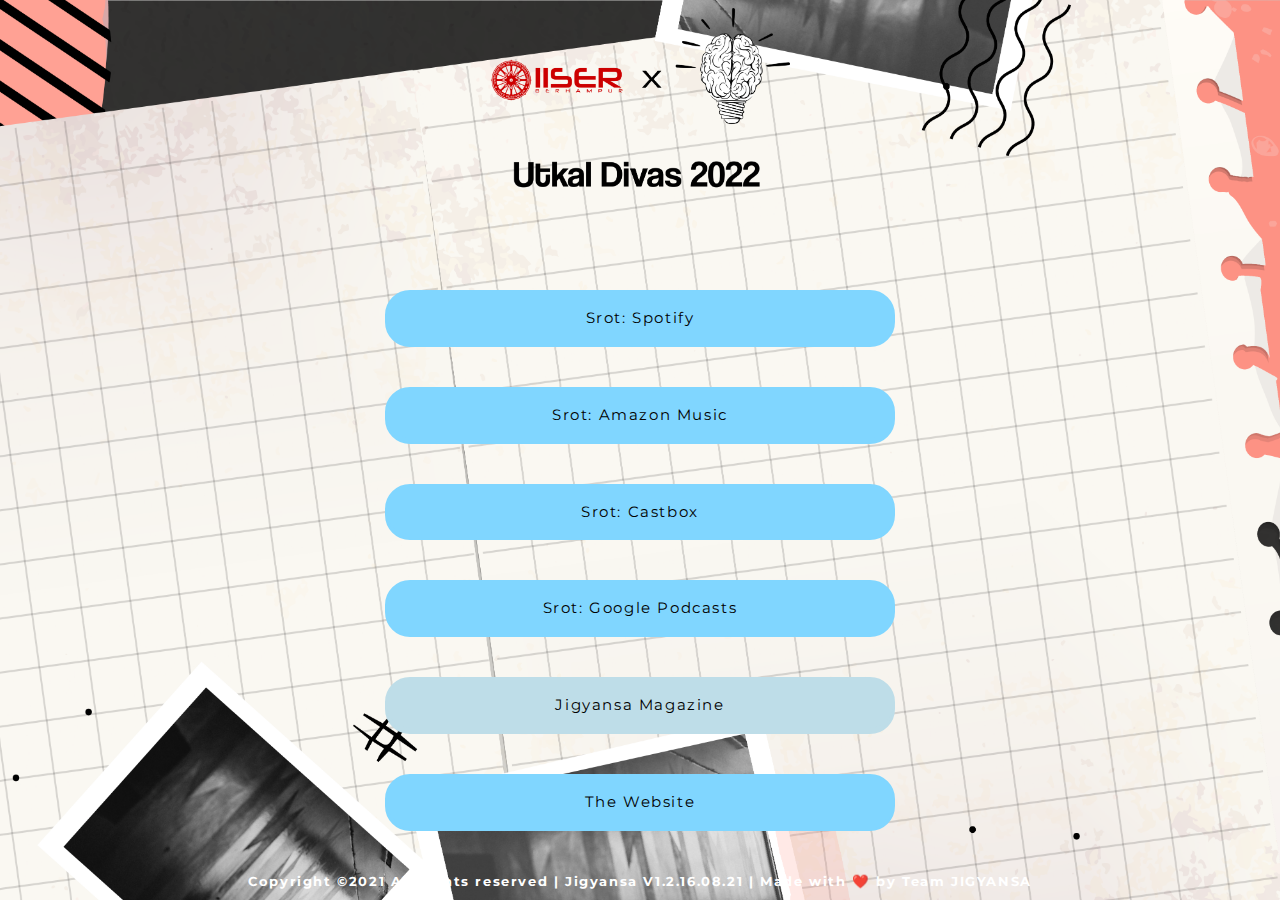
<file: utkaldivas/common.html>
<!DOCTYPE html>
<html lang="en">

<head>
    <meta charset="UTF-8">
    <meta name="viewport" content="width=device-width, initial-scale=1.0">
    <meta http-equiv="X-UA-Compatible" content="ie=edge">
    <meta name="description" content="For people who do a great job behind the scenes at Jigyansa.">
    <title>Jigyansa for Content Creation</title>
    <link rel="icon" href="/assets/images/logo3.png" type="image/x-icon">
    <link href="https://fonts.googleapis.com/css?family=Montserrat:700&display=swap" rel="stylesheet">
    <link rel="stylesheet" href="style.css" />
    <!-- Global site tag (gtag.js) - Google Analytics -->
    <script async src="https://www.googletagmanager.com/gtag/js?id=UA-156351942-2"></script>
    <script>
        window.dataLayer = window.dataLayer || [];

        function gtag() {
            dataLayer.push(arguments);
        }
        gtag('js', new Date());

        gtag('config', 'UA-156351942-2');
    </script>
    <!-- Global site tag (gtag.js) - Google Analytics -->
    <script async src="https://www.googletagmanager.com/gtag/js?id=UA-156351942-1"></script>
    <script>
        window.dataLayer = window.dataLayer || [];

        function gtag() {
            dataLayer.push(arguments);
        }
        gtag('js', new Date());

        gtag('config', 'UA-156351942-1');
    </script>

</head>

<body>
    <img class="logo" src="assets/images/logo2.png" alt="logo" width="50">
    <div class="links">
    <br><br><br><br>
        <div class="links__item">
            <a class="links__item links__item--promo" href="https://open.spotify.com/show/7g1eP6iEpuY1XAIUFiE9It"
                target="_blank">Srot: Spotify</a>
        </div>
        <div class="links__item">
            <a class="links__item links__item--promo" href="https://music.amazon.com/podcasts/80527ef4-0fb1-48f8-9ba4-18feaed4f727/srot"
                target="_blank">Srot: Amazon Music</a>
        </div> 
        <div class="links__item">
            <a class="links__item links__item--promo" href="https://castbox.fm/channel/id4855644?utm_source=podcaster&utm_medium=dlink&utm_campaign=c_4855644&utm_content=Srot-CastBox_FM"
                target="_blank">Srot: Castbox</a>
        </div> 
        <div class="links__item">
            <a class="links__item links__item--promo" href="https://podcasts.google.com/feed/aHR0cHM6Ly9hbmNob3IuZm0vcy84ZGRkMTI1MC9wb2RjYXN0L3Jzcw?ep=14"
                target="_blank">Srot: Google Podcasts</a>
        </div> 
        <div class="links__item">
            <a class="links__item links__item--past-event" href="https://drive.google.com/drive/folders/1uHhXLl1CNIF04No9n8JDARA9qngNXF08?usp=sharing"
                target="_blank">Jigyansa Magazine</a>
        </div>
        <div class="links__item">
            <a class="links__item links__item--promo" href="https://jigyansaiiserbpr.github.io/website/"
                target="_blank">The Website</a>
        </div>
        
        
        <!--<div class="links__item">
            <a class="links__item links__item--product"
                href="https://www.youtube.com/watch?v=TEPLmATcSbI"
                target="_blank">National Championship Highlight</a>
        </div>-->

        <!--<div class="links__item">
            <a class="links__item links__item--blog" href="https://certiport.pearsonvue.com/" target="_blank">Our
                Products</a>
        </div>-->
        <!-- <div class="links__item">
            <a class="links__item links__item--blog" href="" target="_blank">Feedback</a>
        </div> -->


        <!-- <div class="links__item">
            <a class="links__item links__item--promo" href="/page.html" target="_blank">Special Promo</a>
        </div> -->
        <!-- <div class="links__item">
            <a class="links__item links__item--past-event" href="https://www.myedusolve.com/event" target="_blank">Past
                Events</a>
        </div> -->

        <!-- <div class="links__item">
            <a class="links__item links__item--alumni" href="https://www.myedusolve.com/about-us" target="_blank">Alumni
                Testimonials</a> -->
    </div>


    <h5>Copyright ©2021 All rights reserved | Jigyansa V1.2.16.08.21 | Made with ❤️ by Team JIGYANSA</h5>
<!--
    <div class="channels">
        <a class="channels__item" href="https://www.myedusolve.com/" target="_blank"><img
                src="assets/images/icon/www.png" alt="website" width=40 height=40></a>
        <a class="channels__item" href="https://medium.com/myedusolve" target="_blank"><img
                src="assets/images/icon/mediumblog.png" alt="blog" width=40 height=40></a>
        <a class="channels__item" href="https://www.linkedin.com/company/myedusolve-indonesia/" target="_blank"><img
                src="assets/images/icon/linkedin.png" alt="linkedin" width=40 height=40></a>
        <a class="channels__item" href="https://www.instagram.com/myedusolve/" target="_blank"><img
                src="assets/images/icon/instagram.png" alt="instagram" width=40 height=40></a>
        <a class="channels__item" href="https://www.facebook.com/Myedusolve-414540579106990" target="_blank"><img
                src="assets/images/icon/facebook.png" alt="facebook" width=40 height=40></a>
        <a class="channels__item" href="https://twitter.com/myedusolve" target="_blank"><img
                    src="assets/images/icon/twitter.png" alt="twitter" width=40 height=40></a>
        <a class="channels__item" href="https://www.youtube.com/channel/UC8EZqWiSgCdmQsiFEEPER6Q" target="_blank"><img
                src="assets/images/icon/youtube.png" alt="youtube" width=40 height=40></a>
    </div>
    </div>
-->
</body>

</html>




<!--


    Just links to see and cross-check
    <div class="links__item">
            <a class="links__item links__item--promo" href="https://jigyansaiiserbpr.github.io/website/"
                target="_blank">The Website</a>
        </div>
        <div class="links__item">
            <a class="links__item links__item--past-event" href="https://www.facebook.com/blog.jigyansa/"
                target="_blank">Facebook</a>
        </div> 
        <div class="links__item">
            <a class="links__item links__item--upcoming" href="https://www.instagram.com/jigyansa_iiserbpr/"
                target="_blank">Instagram</a>
        </div>
        <div class="links__item">
            <a class="links__item links__item--featured"
                href="https://twitter.com/Jigyansa_Blog?s=08"
                target="_blank">Twitter</a>
        </div>
        <div class="links__item">
            <a class="links__item links__item--alumni" href="https://www.linkedin.com/company/jigyansaiiser"
                target="_blank">LinkedIn</a>
        </div>

        <div class="links__item">
            <a class="links__item links__item--past-event"
                href="https://docs.google.com/forms/d/e/1FAIpQLSeRfij2e5_HVJuB0Spx1_Eeh72d8Yk6ORdgFMkY1beL7sg-JQ/viewform" target="_blank">Submit Your Work</a>
        </div>
        <div class="links__item">
            <a class="links__item links__item--featured"
                href="https://t.me/jigyansaiiserbpr"
                target="_blank">Telegram</a>
        </div>
        <div class="links__item">
            <a class="links__item links__item--featured"
                href="https://t.me/joinchat/6lcB7E_48Cs2YmE1"
                target="_blank">Got an idea? Lets discuss</a>
        </div> 
-->
</file>
<file: contentlinks/style.css>
html {
  box-sizing: border-box;
  font-size: 100%;
}

*,
:after,
:before {
  box-sizing: inherit;
}

body {
  background-image: url(./assets/images/background.png);
  background-position: center center;
  background-repeat: no-repeat;
  background-attachment: fixed;
  background-size: cover;
  -webkit-background-size: cover;
  -moz-background-size: cover;
  -o-background-size: cover;
  text-align: center;
  font-family: "Montserrat", sans-serif;
  max-width: 100%;
  min-height: 100vh;
  height: auto;
  letter-spacing: 0.1em;
}

.logo {
  width: 300px;
}

h5 {
  color: #ffffff;
}

.links__item {
  display: block;
  max-width: 550px;
  margin: 0 auto 15px;
  margin-bottom: 5px;
  padding: 15px 20px;
  font-size: 0.95rem;
  line-height: 1.5;
  text-decoration: none;
  transition: all 0.2s ease-in-out;
  color: black;
}

.links__item .links__item--alumni:hover {
  background-color: #fff;
}

.links__item .links__item--upcoming:hover {
  background-color: #fff;
}

.links__item .links__item--promo:hover {
  background-color: #fff;
}

.links__item .links__item--past-event:hover {
  background-color: #fff;
}

.links__item .links__item--featured:hover {
  background-color: #fff;
}

.links__item .links__item--product:hover {
  background-color: #fff;
}

.links__item .links__item--blog:hover {
  background-color: #fff;
}

.links__item .links__item--upcoming {
  border-bottom: 3px solid #ffa093;
  box-shadow: inset 0 -4px 0 #ffa093;
  border-radius: 25px;
  border: 2px solid #ffa093;
  background-color: #ffa093;
}

.links__item .links__item--promo {
  border-bottom: 3px solid #80d6ff;
  box-shadow: inset 0 -4px 0 #80d6ff;
  border-radius: 25px;
  border: 2px solid #80d6ff;
  background-color: #80d6ff;
}

.links__item .links__item--past-event {
  border-bottom: 3px solid #bedde8;
  box-shadow: inset 0 -4px 0 #bedde8;
  border-radius: 25px;
  border: 2px solid #bedde8;
  background-color: #bedde8;
}

.links__item .links__item--featured {
  box-shadow: inset 0 -4px 0 #73e2a7;
  border-radius: 25px;
  border: 2px solid #73e2a7;
  background-color: #73e2a7;
}

.links__item .links__item--product {
  border-bottom: 3px solid #ffc15e;
  box-shadow: inset 0 -4px 0 #ffc15e;
  border-radius: 25px;
  border: 2px solid #ffc15e;
  background-color: #ffc15e;
}

.links__item .links__item--alumni {
  border-bottom: 3px solid #fed766;
  box-shadow: inset 0 -4px 0 #fed766;
  border-radius: 25px;
  border: 2px solid #fed766;
  background-color: #fed766;
}

.links__item .links__item--blog {
  border-bottom: 3px solid #fd8176;
  box-shadow: inset 0 -4px 0 #fd8176;
  border-radius: 25px;
  border: 2px solid #fd8176;
  background-color: #fd8176;
}

.channels {
  display: flex;
  max-width: 400px;
  margin: 0 auto;
}

.channels .channels__item {
  flex: 1;
  margin-right: 5px;
  transition: transform 0.2s;
}

.channels__item:hover {
  transform: scale(1.5);
}
</file>
<file: links/style.css>
html {
  box-sizing: border-box;
  font-size: 100%;
}

*,
:after,
:before {
  box-sizing: inherit;
}

body {
  background-image: url(./assets/images/background.jpg);
  background-position: center center;
  background-repeat: no-repeat;
  background-attachment: fixed;
  background-size: cover;
  -webkit-background-size: cover;
  -moz-background-size: cover;
  -o-background-size: cover;
  text-align: center;
  font-family: "Montserrat", sans-serif;
  max-width: 100%;
  min-height: 100vh;
  height: auto;
  letter-spacing: 0.1em;
}

.logo {
  width: 300px;
}

h5 {
  color: #ffffff;
}

.links__item {
  display: block;
  max-width: 550px;
  margin: 0 auto 15px;
  margin-bottom: 5px;
  padding: 15px 20px;
  font-size: 0.95rem;
  line-height: 1.5;
  text-decoration: none;
  transition: all 0.2s ease-in-out;
  color: black;
}

.links__item .links__item--alumni:hover {
  background-color: #fff;
}

.links__item .links__item--upcoming:hover {
  background-color: #fff;
}

.links__item .links__item--promo:hover {
  background-color: #fff;
}

.links__item .links__item--past-event:hover {
  background-color: #fff;
}

.links__item .links__item--featured:hover {
  background-color: #fff;
}

.links__item .links__item--product:hover {
  background-color: #fff;
}

.links__item .links__item--blog:hover {
  background-color: #fff;
}

.links__item .links__item--upcoming {
  border-bottom: 3px solid #ffa093;
  box-shadow: inset 0 -4px 0 #ffa093;
  border-radius: 25px;
  border: 2px solid #ffa093;
  background-color: #ffa093;
}

.links__item .links__item--promo {
  border-bottom: 3px solid #80d6ff;
  box-shadow: inset 0 -4px 0 #80d6ff;
  border-radius: 25px;
  border: 2px solid #80d6ff;
  background-color: #80d6ff;
}

.links__item .links__item--past-event {
  border-bottom: 3px solid #bedde8;
  box-shadow: inset 0 -4px 0 #bedde8;
  border-radius: 25px;
  border: 2px solid #bedde8;
  background-color: #bedde8;
}

.links__item .links__item--featured {
  box-shadow: inset 0 -4px 0 #73e2a7;
  border-radius: 25px;
  border: 2px solid #73e2a7;
  background-color: #73e2a7;
}

.links__item .links__item--product {
  border-bottom: 3px solid #ffc15e;
  box-shadow: inset 0 -4px 0 #ffc15e;
  border-radius: 25px;
  border: 2px solid #ffc15e;
  background-color: #ffc15e;
}

.links__item .links__item--alumni {
  border-bottom: 3px solid #fed766;
  box-shadow: inset 0 -4px 0 #fed766;
  border-radius: 25px;
  border: 2px solid #fed766;
  background-color: #fed766;
}

.links__item .links__item--blog {
  border-bottom: 3px solid #fd8176;
  box-shadow: inset 0 -4px 0 #fd8176;
  border-radius: 25px;
  border: 2px solid #fd8176;
  background-color: #fd8176;
}

.channels {
  display: flex;
  max-width: 400px;
  margin: 0 auto;
}

.channels .channels__item {
  flex: 1;
  margin-right: 5px;
  transition: transform 0.2s;
}

.channels__item:hover {
  transform: scale(1.5);
}
</file>
<file: utkaldivas/style.css>
html {
  box-sizing: border-box;
  font-size: 100%;
}

*,
:after,
:before {
  box-sizing: inherit;
}

body {
  background-image: url(./assets/images/background.png);
  background-position: center center;
  background-repeat: no-repeat;
  background-attachment: fixed;
  background-size: cover;
  -webkit-background-size: cover;
  -moz-background-size: cover;
  -o-background-size: cover;
  text-align: center;
  font-family: "Montserrat", sans-serif;
  max-width: 100%;
  min-height: 100vh;
  height: auto;
  letter-spacing: 0.1em;
}

.logo {
  width: 300px;
}

h5 {
  color: #ffffff;
}

.links__item {
  display: block;
  max-width: 550px;
  margin: 0 auto 15px;
  margin-bottom: 5px;
  padding: 15px 20px;
  font-size: 0.95rem;
  line-height: 1.5;
  text-decoration: none;
  transition: all 0.2s ease-in-out;
  color: black;
}

.links__item .links__item--alumni:hover {
  background-color: #fff;
}

.links__item .links__item--upcoming:hover {
  background-color: #fff;
}

.links__item .links__item--promo:hover {
  background-color: #fff;
}

.links__item .links__item--past-event:hover {
  background-color: #fff;
}

.links__item .links__item--featured:hover {
  background-color: #fff;
}

.links__item .links__item--product:hover {
  background-color: #fff;
}

.links__item .links__item--blog:hover {
  background-color: #fff;
}

.links__item .links__item--upcoming {
  border-bottom: 3px solid #ffa093;
  box-shadow: inset 0 -4px 0 #ffa093;
  border-radius: 25px;
  border: 2px solid #ffa093;
  background-color: #ffa093;
}

.links__item .links__item--promo {
  border-bottom: 3px solid #80d6ff;
  box-shadow: inset 0 -4px 0 #80d6ff;
  border-radius: 25px;
  border: 2px solid #80d6ff;
  background-color: #80d6ff;
}

.links__item .links__item--past-event {
  border-bottom: 3px solid #bedde8;
  box-shadow: inset 0 -4px 0 #bedde8;
  border-radius: 25px;
  border: 2px solid #bedde8;
  background-color: #bedde8;
}

.links__item .links__item--featured {
  box-shadow: inset 0 -4px 0 #73e2a7;
  border-radius: 25px;
  border: 2px solid #73e2a7;
  background-color: #73e2a7;
}

.links__item .links__item--product {
  border-bottom: 3px solid #ffc15e;
  box-shadow: inset 0 -4px 0 #ffc15e;
  border-radius: 25px;
  border: 2px solid #ffc15e;
  background-color: #ffc15e;
}

.links__item .links__item--alumni {
  border-bottom: 3px solid #fed766;
  box-shadow: inset 0 -4px 0 #fed766;
  border-radius: 25px;
  border: 2px solid #fed766;
  background-color: #fed766;
}

.links__item .links__item--blog {
  border-bottom: 3px solid #fd8176;
  box-shadow: inset 0 -4px 0 #fd8176;
  border-radius: 25px;
  border: 2px solid #fd8176;
  background-color: #fd8176;
}

.channels {
  display: flex;
  max-width: 400px;
  margin: 0 auto;
}

.channels .channels__item {
  flex: 1;
  margin-right: 5px;
  transition: transform 0.2s;
}

.channels__item:hover {
  transform: scale(1.5);
}
</file>
<file: fp-assets/css/main.css>
@import url(fontawesome-all.min.css);
@import url("https://fonts.googleapis.com/css?family=Merriweather:300,700,300italic,700italic|Source+Sans+Pro:900");

/*
	Massively by HTML5 UP
	html5up.net | @ajlkn
	Free for personal and commercial use under the CCA 3.0 license (html5up.net/license)
*/

html, body, div, span, applet, object,
iframe, h1, h2, h3, h4, h5, h6, p, blockquote,
pre, a, abbr, acronym, address, big, cite,
code, del, dfn, em, img, ins, kbd, q, s, samp,
small, strike, strong, sub, sup, tt, var, b,
u, i, center, dl, dt, dd, ol, ul, li, fieldset,
form, label, legend, table, caption, tbody,
tfoot, thead, tr, th, td, article, aside,
canvas, details, embed, figure, figcaption,
footer, header, hgroup, output, ruby,
section, summary, time, mark, audio, video {
	margin: 0;
	padding: 0;
	border: 0;
	font-size: 100%;
	font: inherit;
	vertical-align: baseline;}

article, aside, details, figcaption, figure,
footer, header, hgroup, section {
	display: block;}

body {
	line-height: 1;
}

ol, ul {
	list-style: none;
}

blockquote, q {
	quotes: none;
}

	blockquote:before, blockquote:after, q:before, q:after {
		content: '';
		content: none;
	}

table {
	border-collapse: collapse;
	border-spacing: 0;
}

body {
	-webkit-text-size-adjust: none;
}

mark {
	background-color: transparent;
	color: inherit;
}

input::-moz-focus-inner {
	border: 0;
	padding: 0;
}

input, select, textarea {
	-moz-appearance: none;
	-webkit-appearance: none;
	-ms-appearance: none;
	appearance: none;
}

/* Basic */

	@-ms-viewport {
		width: device-width;
	}

	body {
		-ms-overflow-style: scrollbar;
	}

	@media screen and (max-width: 480px) {

		html, body {
			min-width: 320px;
		}

	}

	html {
		box-sizing: border-box;
	}

	*, *:before, *:after {
		box-sizing: inherit;
	}

	body {
		background-color: #1e252d;
	}

		body.is-preload *, body.is-preload *:before, body.is-preload *:after {
			-moz-animation: none !important;
			-webkit-animation: none !important;
			-ms-animation: none !important;
			animation: none !important;
			-moz-transition: none !important;
			-webkit-transition: none !important;
			-ms-transition: none !important;
			transition: none !important;
		}

/* Type */

	html {
		font-size: 16pt;
	}

		@media screen and (max-width: 1680px) {

			html {
				font-size: 12pt;
			}

		}

		@media screen and (max-width: 1280px) {

			html {
				font-size: 11pt;
			}

		}

		@media screen and (max-width: 360px) {

			html {
				font-size: 10pt;
			}

		}

	body {
		color: #212931;
	}

	body, input, select, textarea {
		font-family: "Merriweather", Georgia, serif;
		font-weight: 300;
		font-size: 1rem;
		line-height: 2.375;
	}

	a {
		-moz-transition: color 0.2s ease-in-out, background-color 0.2s ease-in-out, border-color 0.2s ease-in-out, box-shadow 0.2s ease-in-out;
		-webkit-transition: color 0.2s ease-in-out, background-color 0.2s ease-in-out, border-color 0.2s ease-in-out, box-shadow 0.2s ease-in-out;
		-ms-transition: color 0.2s ease-in-out, background-color 0.2s ease-in-out, border-color 0.2s ease-in-out, box-shadow 0.2s ease-in-out;
		transition: color 0.2s ease-in-out, background-color 0.2s ease-in-out, border-color 0.2s ease-in-out, box-shadow 0.2s ease-in-out;
		border-bottom: dotted 1px;
		text-decoration: none;
	}

		a:hover {
			border-bottom-color: transparent;
		}

	strong, b {
		font-weight: 600;
	}

	em, i {
		font-style: italic;
	}

	p {
		text-align: justify;
		margin: 0 0 2rem 0;
	}

	h1, h2, h3, h4, h5, h6 {
		font-family: "Source Sans Pro", Helvetica, sans-serif;
		font-weight: 900;
		line-height: 1.5;
		letter-spacing: 0.075em;
		text-transform: uppercase;
		margin: 0 0 1rem 0;
	}

		h1 a, h2 a, h3 a, h4 a, h5 a, h6 a {
			border-bottom: 0;
			color: inherit;
			text-decoration: none;
		}

	h1 {
		font-size: 4rem;
		line-height: 1.1;
		margin: 0 0 2rem 0;
	}

	h2 {
		font-size: 1.75rem;
		line-height: 1.3;
		margin: 0 0 1.5rem 0;
	}

	h3 {
		font-size: 1.25rem;
		margin: 0 0 1.5rem 0;
	}

	h4 {
		font-size: 1rem;
	}

	h5 {
		font-size: 0.9rem;
	}

	h6 {
		font-size: 0.8rem;
	}

	sub {
		font-size: 0.8rem;
		position: relative;
		top: 0.5rem;
	}

	sup {
		font-size: 0.8rem;
		position: relative;
		top: -0.5rem;
	}

	blockquote {
		border-left: solid 4px;
		font-style: italic;
		margin: 0 0 2rem 0;
		padding: 0.5rem 0 0.5rem 2rem;
	}

	code {
		border: solid 2px;
		font-family: "Courier New", monospace;
		font-size: 0.9rem;
		margin: 0 0.25rem;
		padding: 0.25rem 0.65rem;
	}

	pre {
		-webkit-overflow-scrolling: touch;
		font-family: "Courier New", monospace;
		font-size: 0.9rem;
		margin: 0 0 2rem 0;
	}

		pre code {
			display: block;
			line-height: 1.75;
			padding: 1rem 1.5rem;
			overflow-x: auto;
		}

	hr {
		border: 0;
		border-bottom: solid 2px;
		margin: 3rem 0;
	}

		hr.major {
			margin: 5rem 0;
		}

	.align-left {
		text-align: left;
	}

	.align-center {
		text-align: center;
	}

	.align-right {
		text-align: right;
	}

	input, select, textarea {
		color: #212931;
	}

	a {
		color: #212931;
		border-bottom-color: rgba(33, 41, 49, 0.5);
	}

		a:hover {
			border-bottom-color: transparent;
			color: #18bfef !important;
		}

	strong, b {
		color: #212931;
	}

	h1, h2, h3, h4, h5, h6 {
		color: #212931;
	}

	blockquote {
		border-left-color: #eeeeee;
	}

	code {
		background: rgba(220, 220, 220, 0.25);
		border-color: #eeeeee;
	}

	hr {
		border-bottom-color: #eeeeee;
	}

/* Row */

	.row {
		display: flex;
		flex-wrap: wrap;
		box-sizing: border-box;
		align-items: stretch;
	}

		.row > * {
			box-sizing: border-box;
		}

		.row.gtr-uniform > * > :last-child {
			margin-bottom: 0;
		}

		.row.aln-left {
			justify-content: flex-start;
		}

		.row.aln-center {
			justify-content: center;
		}

		.row.aln-right {
			justify-content: flex-end;
		}

		.row.aln-top {
			align-items: flex-start;
		}

		.row.aln-middle {
			align-items: center;
		}

		.row.aln-bottom {
			align-items: flex-end;
		}

		.row > .imp {
			order: -1;
		}

		.row > .col-1 {
			width: 8.33333%;
		}

		.row > .off-1 {
			margin-left: 8.33333%;
		}

		.row > .col-2 {
			width: 16.66667%;
		}

		.row > .off-2 {
			margin-left: 16.66667%;
		}

		.row > .col-3 {
			width: 25%;
		}

		.row > .off-3 {
			margin-left: 25%;
		}

		.row > .col-4 {
			width: 33.33333%;
		}

		.row > .off-4 {
			margin-left: 33.33333%;
		}

		.row > .col-5 {
			width: 41.66667%;
		}

		.row > .off-5 {
			margin-left: 41.66667%;
		}

		.row > .col-6 {
			width: 50%;
		}

		.row > .off-6 {
			margin-left: 50%;
		}

		.row > .col-7 {
			width: 58.33333%;
		}

		.row > .off-7 {
			margin-left: 58.33333%;
		}

		.row > .col-8 {
			width: 66.66667%;
		}

		.row > .off-8 {
			margin-left: 66.66667%;
		}

		.row > .col-9 {
			width: 75%;
		}

		.row > .off-9 {
			margin-left: 75%;
		}

		.row > .col-10 {
			width: 83.33333%;
		}

		.row > .off-10 {
			margin-left: 83.33333%;
		}

		.row > .col-11 {
			width: 91.66667%;
		}

		.row > .off-11 {
			margin-left: 91.66667%;
		}

		.row > .col-12 {
			width: 100%;
		}

		.row > .off-12 {
			margin-left: 100%;
		}

		.row.gtr-0 {
			margin-top: 0;
			margin-left: 0rem;
		}

			.row.gtr-0 > * {
				padding: 0 0 0 0rem;
			}

			.row.gtr-0.gtr-uniform {
				margin-top: 0rem;
			}

				.row.gtr-0.gtr-uniform > * {
					padding-top: 0rem;
				}

		.row.gtr-25 {
			margin-top: 0;
			margin-left: -0.375rem;
		}

			.row.gtr-25 > * {
				padding: 0 0 0 0.375rem;
			}

			.row.gtr-25.gtr-uniform {
				margin-top: -0.375rem;
			}

				.row.gtr-25.gtr-uniform > * {
					padding-top: 0.375rem;
				}

		.row.gtr-50 {
			margin-top: 0;
			margin-left: -0.75rem;
		}

			.row.gtr-50 > * {
				padding: 0 0 0 0.75rem;
			}

			.row.gtr-50.gtr-uniform {
				margin-top: -0.75rem;
			}

				.row.gtr-50.gtr-uniform > * {
					padding-top: 0.75rem;
				}

		.row {
			margin-top: 0;
			margin-left: -1.5rem;
		}

			.row > * {
				padding: 0 0 0 1.5rem;
			}

			.row.gtr-uniform {
				margin-top: -1.5rem;
			}

				.row.gtr-uniform > * {
					padding-top: 1.5rem;
				}

		.row.gtr-150 {
			margin-top: 0;
			margin-left: -2.25rem;
		}

			.row.gtr-150 > * {
				padding: 0 0 0 2.25rem;
			}

			.row.gtr-150.gtr-uniform {
				margin-top: -2.25rem;
			}

				.row.gtr-150.gtr-uniform > * {
					padding-top: 2.25rem;
				}

		.row.gtr-200 {
			margin-top: 0;
			margin-left: -3rem;
		}

			.row.gtr-200 > * {
				padding: 0 0 0 3rem;
			}

			.row.gtr-200.gtr-uniform {
				margin-top: -3rem;
			}

				.row.gtr-200.gtr-uniform > * {
					padding-top: 3rem;
				}

		@media screen and (max-width: 1680px) {

			.row {
				display: flex;
				flex-wrap: wrap;
				box-sizing: border-box;
				align-items: stretch;
			}

				.row > * {
					box-sizing: border-box;
				}

				.row.gtr-uniform > * > :last-child {
					margin-bottom: 0;
				}

				.row.aln-left {
					justify-content: flex-start;
				}

				.row.aln-center {
					justify-content: center;
				}

				.row.aln-right {
					justify-content: flex-end;
				}

				.row.aln-top {
					align-items: flex-start;
				}

				.row.aln-middle {
					align-items: center;
				}

				.row.aln-bottom {
					align-items: flex-end;
				}

				.row > .imp-xlarge {
					order: -1;
				}

				.row > .col-1-xlarge {
					width: 8.33333%;
				}

				.row > .off-1-xlarge {
					margin-left: 8.33333%;
				}

				.row > .col-2-xlarge {
					width: 16.66667%;
				}

				.row > .off-2-xlarge {
					margin-left: 16.66667%;
				}

				.row > .col-3-xlarge {
					width: 25%;
				}

				.row > .off-3-xlarge {
					margin-left: 25%;
				}

				.row > .col-4-xlarge {
					width: 33.33333%;
				}

				.row > .off-4-xlarge {
					margin-left: 33.33333%;
				}

				.row > .col-5-xlarge {
					width: 41.66667%;
				}

				.row > .off-5-xlarge {
					margin-left: 41.66667%;
				}

				.row > .col-6-xlarge {
					width: 50%;
				}

				.row > .off-6-xlarge {
					margin-left: 50%;
				}

				.row > .col-7-xlarge {
					width: 58.33333%;
				}

				.row > .off-7-xlarge {
					margin-left: 58.33333%;
				}

				.row > .col-8-xlarge {
					width: 66.66667%;
				}

				.row > .off-8-xlarge {
					margin-left: 66.66667%;
				}

				.row > .col-9-xlarge {
					width: 75%;
				}

				.row > .off-9-xlarge {
					margin-left: 75%;
				}

				.row > .col-10-xlarge {
					width: 83.33333%;
				}

				.row > .off-10-xlarge {
					margin-left: 83.33333%;
				}

				.row > .col-11-xlarge {
					width: 91.66667%;
				}

				.row > .off-11-xlarge {
					margin-left: 91.66667%;
				}

				.row > .col-12-xlarge {
					width: 100%;
				}

				.row > .off-12-xlarge {
					margin-left: 100%;
				}

				.row.gtr-0 {
					margin-top: 0;
					margin-left: 0rem;
				}

					.row.gtr-0 > * {
						padding: 0 0 0 0rem;
					}

					.row.gtr-0.gtr-uniform {
						margin-top: 0rem;
					}

						.row.gtr-0.gtr-uniform > * {
							padding-top: 0rem;
						}

				.row.gtr-25 {
					margin-top: 0;
					margin-left: -0.375rem;
				}

					.row.gtr-25 > * {
						padding: 0 0 0 0.375rem;
					}

					.row.gtr-25.gtr-uniform {
						margin-top: -0.375rem;
					}

						.row.gtr-25.gtr-uniform > * {
							padding-top: 0.375rem;
						}

				.row.gtr-50 {
					margin-top: 0;
					margin-left: -0.75rem;
				}

					.row.gtr-50 > * {
						padding: 0 0 0 0.75rem;
					}

					.row.gtr-50.gtr-uniform {
						margin-top: -0.75rem;
					}

						.row.gtr-50.gtr-uniform > * {
							padding-top: 0.75rem;
						}

				.row {
					margin-top: 0;
					margin-left: -1.5rem;
				}

					.row > * {
						padding: 0 0 0 1.5rem;
					}

					.row.gtr-uniform {
						margin-top: -1.5rem;
					}

						.row.gtr-uniform > * {
							padding-top: 1.5rem;
						}

				.row.gtr-150 {
					margin-top: 0;
					margin-left: -2.25rem;
				}

					.row.gtr-150 > * {
						padding: 0 0 0 2.25rem;
					}

					.row.gtr-150.gtr-uniform {
						margin-top: -2.25rem;
					}

						.row.gtr-150.gtr-uniform > * {
							padding-top: 2.25rem;
						}

				.row.gtr-200 {
					margin-top: 0;
					margin-left: -3rem;
				}

					.row.gtr-200 > * {
						padding: 0 0 0 3rem;
					}

					.row.gtr-200.gtr-uniform {
						margin-top: -3rem;
					}

						.row.gtr-200.gtr-uniform > * {
							padding-top: 3rem;
						}

		}

		@media screen and (max-width: 1280px) {

			.row {
				display: flex;
				flex-wrap: wrap;
				box-sizing: border-box;
				align-items: stretch;
			}

				.row > * {
					box-sizing: border-box;
				}

				.row.gtr-uniform > * > :last-child {
					margin-bottom: 0;
				}

				.row.aln-left {
					justify-content: flex-start;
				}

				.row.aln-center {
					justify-content: center;
				}

				.row.aln-right {
					justify-content: flex-end;
				}

				.row.aln-top {
					align-items: flex-start;
				}

				.row.aln-middle {
					align-items: center;
				}

				.row.aln-bottom {
					align-items: flex-end;
				}

				.row > .imp-large {
					order: -1;
				}

				.row > .col-1-large {
					width: 8.33333%;
				}

				.row > .off-1-large {
					margin-left: 8.33333%;
				}

				.row > .col-2-large {
					width: 16.66667%;
				}

				.row > .off-2-large {
					margin-left: 16.66667%;
				}

				.row > .col-3-large {
					width: 25%;
				}

				.row > .off-3-large {
					margin-left: 25%;
				}

				.row > .col-4-large {
					width: 33.33333%;
				}

				.row > .off-4-large {
					margin-left: 33.33333%;
				}

				.row > .col-5-large {
					width: 41.66667%;
				}

				.row > .off-5-large {
					margin-left: 41.66667%;
				}

				.row > .col-6-large {
					width: 50%;
				}

				.row > .off-6-large {
					margin-left: 50%;
				}

				.row > .col-7-large {
					width: 58.33333%;
				}

				.row > .off-7-large {
					margin-left: 58.33333%;
				}

				.row > .col-8-large {
					width: 66.66667%;
				}

				.row > .off-8-large {
					margin-left: 66.66667%;
				}

				.row > .col-9-large {
					width: 75%;
				}

				.row > .off-9-large {
					margin-left: 75%;
				}

				.row > .col-10-large {
					width: 83.33333%;
				}

				.row > .off-10-large {
					margin-left: 83.33333%;
				}

				.row > .col-11-large {
					width: 91.66667%;
				}

				.row > .off-11-large {
					margin-left: 91.66667%;
				}

				.row > .col-12-large {
					width: 100%;
				}

				.row > .off-12-large {
					margin-left: 100%;
				}

				.row.gtr-0 {
					margin-top: 0;
					margin-left: 0rem;
				}

					.row.gtr-0 > * {
						padding: 0 0 0 0rem;
					}

					.row.gtr-0.gtr-uniform {
						margin-top: 0rem;
					}

						.row.gtr-0.gtr-uniform > * {
							padding-top: 0rem;
						}

				.row.gtr-25 {
					margin-top: 0;
					margin-left: -0.375rem;
				}

					.row.gtr-25 > * {
						padding: 0 0 0 0.375rem;
					}

					.row.gtr-25.gtr-uniform {
						margin-top: -0.375rem;
					}

						.row.gtr-25.gtr-uniform > * {
							padding-top: 0.375rem;
						}

				.row.gtr-50 {
					margin-top: 0;
					margin-left: -0.75rem;
				}

					.row.gtr-50 > * {
						padding: 0 0 0 0.75rem;
					}

					.row.gtr-50.gtr-uniform {
						margin-top: -0.75rem;
					}

						.row.gtr-50.gtr-uniform > * {
							padding-top: 0.75rem;
						}

				.row {
					margin-top: 0;
					margin-left: -1.5rem;
				}

					.row > * {
						padding: 0 0 0 1.5rem;
					}

					.row.gtr-uniform {
						margin-top: -1.5rem;
					}

						.row.gtr-uniform > * {
							padding-top: 1.5rem;
						}

				.row.gtr-150 {
					margin-top: 0;
					margin-left: -2.25rem;
				}

					.row.gtr-150 > * {
						padding: 0 0 0 2.25rem;
					}

					.row.gtr-150.gtr-uniform {
						margin-top: -2.25rem;
					}

						.row.gtr-150.gtr-uniform > * {
							padding-top: 2.25rem;
						}

				.row.gtr-200 {
					margin-top: 0;
					margin-left: -3rem;
				}

					.row.gtr-200 > * {
						padding: 0 0 0 3rem;
					}

					.row.gtr-200.gtr-uniform {
						margin-top: -3rem;
					}

						.row.gtr-200.gtr-uniform > * {
							padding-top: 3rem;
						}

		}

		@media screen and (max-width: 980px) {

			.row {
				display: flex;
				flex-wrap: wrap;
				box-sizing: border-box;
				align-items: stretch;
			}

				.row > * {
					box-sizing: border-box;
				}

				.row.gtr-uniform > * > :last-child {
					margin-bottom: 0;
				}

				.row.aln-left {
					justify-content: flex-start;
				}

				.row.aln-center {
					justify-content: center;
				}

				.row.aln-right {
					justify-content: flex-end;
				}

				.row.aln-top {
					align-items: flex-start;
				}

				.row.aln-middle {
					align-items: center;
				}

				.row.aln-bottom {
					align-items: flex-end;
				}

				.row > .imp-medium {
					order: -1;
				}

				.row > .col-1-medium {
					width: 8.33333%;
				}

				.row > .off-1-medium {
					margin-left: 8.33333%;
				}

				.row > .col-2-medium {
					width: 16.66667%;
				}

				.row > .off-2-medium {
					margin-left: 16.66667%;
				}

				.row > .col-3-medium {
					width: 25%;
				}

				.row > .off-3-medium {
					margin-left: 25%;
				}

				.row > .col-4-medium {
					width: 33.33333%;
				}

				.row > .off-4-medium {
					margin-left: 33.33333%;
				}

				.row > .col-5-medium {
					width: 41.66667%;
				}

				.row > .off-5-medium {
					margin-left: 41.66667%;
				}

				.row > .col-6-medium {
					width: 50%;
				}

				.row > .off-6-medium {
					margin-left: 50%;
				}

				.row > .col-7-medium {
					width: 58.33333%;
				}

				.row > .off-7-medium {
					margin-left: 58.33333%;
				}

				.row > .col-8-medium {
					width: 66.66667%;
				}

				.row > .off-8-medium {
					margin-left: 66.66667%;
				}

				.row > .col-9-medium {
					width: 75%;
				}

				.row > .off-9-medium {
					margin-left: 75%;
				}

				.row > .col-10-medium {
					width: 83.33333%;
				}

				.row > .off-10-medium {
					margin-left: 83.33333%;
				}

				.row > .col-11-medium {
					width: 91.66667%;
				}

				.row > .off-11-medium {
					margin-left: 91.66667%;
				}

				.row > .col-12-medium {
					width: 100%;
				}

				.row > .off-12-medium {
					margin-left: 100%;
				}

				.row.gtr-0 {
					margin-top: 0;
					margin-left: 0rem;
				}

					.row.gtr-0 > * {
						padding: 0 0 0 0rem;
					}

					.row.gtr-0.gtr-uniform {
						margin-top: 0rem;
					}

						.row.gtr-0.gtr-uniform > * {
							padding-top: 0rem;
						}

				.row.gtr-25 {
					margin-top: 0;
					margin-left: -0.375rem;
				}

					.row.gtr-25 > * {
						padding: 0 0 0 0.375rem;
					}

					.row.gtr-25.gtr-uniform {
						margin-top: -0.375rem;
					}

						.row.gtr-25.gtr-uniform > * {
							padding-top: 0.375rem;
						}

				.row.gtr-50 {
					margin-top: 0;
					margin-left: -0.75rem;
				}

					.row.gtr-50 > * {
						padding: 0 0 0 0.75rem;
					}

					.row.gtr-50.gtr-uniform {
						margin-top: -0.75rem;
					}

						.row.gtr-50.gtr-uniform > * {
							padding-top: 0.75rem;
						}

				.row {
					margin-top: 0;
					margin-left: -1.5rem;
				}

					.row > * {
						padding: 0 0 0 1.5rem;
					}

					.row.gtr-uniform {
						margin-top: -1.5rem;
					}

						.row.gtr-uniform > * {
							padding-top: 1.5rem;
						}

				.row.gtr-150 {
					margin-top: 0;
					margin-left: -2.25rem;
				}

					.row.gtr-150 > * {
						padding: 0 0 0 2.25rem;
					}

					.row.gtr-150.gtr-uniform {
						margin-top: -2.25rem;
					}

						.row.gtr-150.gtr-uniform > * {
							padding-top: 2.25rem;
						}

				.row.gtr-200 {
					margin-top: 0;
					margin-left: -3rem;
				}

					.row.gtr-200 > * {
						padding: 0 0 0 3rem;
					}

					.row.gtr-200.gtr-uniform {
						margin-top: -3rem;
					}

						.row.gtr-200.gtr-uniform > * {
							padding-top: 3rem;
						}

		}

		@media screen and (max-width: 736px) {

			.row {
				display: flex;
				flex-wrap: wrap;
				box-sizing: border-box;
				align-items: stretch;
			}

				.row > * {
					box-sizing: border-box;
				}

				.row.gtr-uniform > * > :last-child {
					margin-bottom: 0;
				}

				.row.aln-left {
					justify-content: flex-start;
				}

				.row.aln-center {
					justify-content: center;
				}

				.row.aln-right {
					justify-content: flex-end;
				}

				.row.aln-top {
					align-items: flex-start;
				}

				.row.aln-middle {
					align-items: center;
				}

				.row.aln-bottom {
					align-items: flex-end;
				}

				.row > .imp-small {
					order: -1;
				}

				.row > .col-1-small {
					width: 8.33333%;
				}

				.row > .off-1-small {
					margin-left: 8.33333%;
				}

				.row > .col-2-small {
					width: 16.66667%;
				}

				.row > .off-2-small {
					margin-left: 16.66667%;
				}

				.row > .col-3-small {
					width: 25%;
				}

				.row > .off-3-small {
					margin-left: 25%;
				}

				.row > .col-4-small {
					width: 33.33333%;
				}

				.row > .off-4-small {
					margin-left: 33.33333%;
				}

				.row > .col-5-small {
					width: 41.66667%;
				}

				.row > .off-5-small {
					margin-left: 41.66667%;
				}

				.row > .col-6-small {
					width: 50%;
				}

				.row > .off-6-small {
					margin-left: 50%;
				}

				.row > .col-7-small {
					width: 58.33333%;
				}

				.row > .off-7-small {
					margin-left: 58.33333%;
				}

				.row > .col-8-small {
					width: 66.66667%;
				}

				.row > .off-8-small {
					margin-left: 66.66667%;
				}

				.row > .col-9-small {
					width: 75%;
				}

				.row > .off-9-small {
					margin-left: 75%;
				}

				.row > .col-10-small {
					width: 83.33333%;
				}

				.row > .off-10-small {
					margin-left: 83.33333%;
				}

				.row > .col-11-small {
					width: 91.66667%;
				}

				.row > .off-11-small {
					margin-left: 91.66667%;
				}

				.row > .col-12-small {
					width: 100%;
				}

				.row > .off-12-small {
					margin-left: 100%;
				}

				.row.gtr-0 {
					margin-top: 0;
					margin-left: 0rem;
				}

					.row.gtr-0 > * {
						padding: 0 0 0 0rem;
					}

					.row.gtr-0.gtr-uniform {
						margin-top: 0rem;
					}

						.row.gtr-0.gtr-uniform > * {
							padding-top: 0rem;
						}

				.row.gtr-25 {
					margin-top: 0;
					margin-left: -0.375rem;
				}

					.row.gtr-25 > * {
						padding: 0 0 0 0.375rem;
					}

					.row.gtr-25.gtr-uniform {
						margin-top: -0.375rem;
					}

						.row.gtr-25.gtr-uniform > * {
							padding-top: 0.375rem;
						}

				.row.gtr-50 {
					margin-top: 0;
					margin-left: -0.75rem;
				}

					.row.gtr-50 > * {
						padding: 0 0 0 0.75rem;
					}

					.row.gtr-50.gtr-uniform {
						margin-top: -0.75rem;
					}

						.row.gtr-50.gtr-uniform > * {
							padding-top: 0.75rem;
						}

				.row {
					margin-top: 0;
					margin-left: -1.5rem;
				}

					.row > * {
						padding: 0 0 0 1.5rem;
					}

					.row.gtr-uniform {
						margin-top: -1.5rem;
					}

						.row.gtr-uniform > * {
							padding-top: 1.5rem;
						}

				.row.gtr-150 {
					margin-top: 0;
					margin-left: -2.25rem;
				}

					.row.gtr-150 > * {
						padding: 0 0 0 2.25rem;
					}

					.row.gtr-150.gtr-uniform {
						margin-top: -2.25rem;
					}

						.row.gtr-150.gtr-uniform > * {
							padding-top: 2.25rem;
						}

				.row.gtr-200 {
					margin-top: 0;
					margin-left: -3rem;
				}

					.row.gtr-200 > * {
						padding: 0 0 0 3rem;
					}

					.row.gtr-200.gtr-uniform {
						margin-top: -3rem;
					}

						.row.gtr-200.gtr-uniform > * {
							padding-top: 3rem;
						}

		}

		@media screen and (max-width: 480px) {

			.row {
				display: flex;
				flex-wrap: wrap;
				box-sizing: border-box;
				align-items: stretch;
			}

				.row > * {
					box-sizing: border-box;
				}

				.row.gtr-uniform > * > :last-child {
					margin-bottom: 0;
				}

				.row.aln-left {
					justify-content: flex-start;
				}

				.row.aln-center {
					justify-content: center;
				}

				.row.aln-right {
					justify-content: flex-end;
				}

				.row.aln-top {
					align-items: flex-start;
				}

				.row.aln-middle {
					align-items: center;
				}

				.row.aln-bottom {
					align-items: flex-end;
				}

				.row > .imp-xsmall {
					order: -1;
				}

				.row > .col-1-xsmall {
					width: 8.33333%;
				}

				.row > .off-1-xsmall {
					margin-left: 8.33333%;
				}

				.row > .col-2-xsmall {
					width: 16.66667%;
				}

				.row > .off-2-xsmall {
					margin-left: 16.66667%;
				}

				.row > .col-3-xsmall {
					width: 25%;
				}

				.row > .off-3-xsmall {
					margin-left: 25%;
				}

				.row > .col-4-xsmall {
					width: 33.33333%;
				}

				.row > .off-4-xsmall {
					margin-left: 33.33333%;
				}

				.row > .col-5-xsmall {
					width: 41.66667%;
				}

				.row > .off-5-xsmall {
					margin-left: 41.66667%;
				}

				.row > .col-6-xsmall {
					width: 50%;
				}

				.row > .off-6-xsmall {
					margin-left: 50%;
				}

				.row > .col-7-xsmall {
					width: 58.33333%;
				}

				.row > .off-7-xsmall {
					margin-left: 58.33333%;
				}

				.row > .col-8-xsmall {
					width: 66.66667%;
				}

				.row > .off-8-xsmall {
					margin-left: 66.66667%;
				}

				.row > .col-9-xsmall {
					width: 75%;
				}

				.row > .off-9-xsmall {
					margin-left: 75%;
				}

				.row > .col-10-xsmall {
					width: 83.33333%;
				}

				.row > .off-10-xsmall {
					margin-left: 83.33333%;
				}

				.row > .col-11-xsmall {
					width: 91.66667%;
				}

				.row > .off-11-xsmall {
					margin-left: 91.66667%;
				}

				.row > .col-12-xsmall {
					width: 100%;
				}

				.row > .off-12-xsmall {
					margin-left: 100%;
				}

				.row.gtr-0 {
					margin-top: 0;
					margin-left: 0rem;
				}

					.row.gtr-0 > * {
						padding: 0 0 0 0rem;
					}

					.row.gtr-0.gtr-uniform {
						margin-top: 0rem;
					}

						.row.gtr-0.gtr-uniform > * {
							padding-top: 0rem;
						}

				.row.gtr-25 {
					margin-top: 0;
					margin-left: -0.375rem;
				}

					.row.gtr-25 > * {
						padding: 0 0 0 0.375rem;
					}

					.row.gtr-25.gtr-uniform {
						margin-top: -0.375rem;
					}

						.row.gtr-25.gtr-uniform > * {
							padding-top: 0.375rem;
						}

				.row.gtr-50 {
					margin-top: 0;
					margin-left: -0.75rem;
				}

					.row.gtr-50 > * {
						padding: 0 0 0 0.75rem;
					}

					.row.gtr-50.gtr-uniform {
						margin-top: -0.75rem;
					}

						.row.gtr-50.gtr-uniform > * {
							padding-top: 0.75rem;
						}

				.row {
					margin-top: 0;
					margin-left: -1.5rem;
				}

					.row > * {
						padding: 0 0 0 1.5rem;
					}

					.row.gtr-uniform {
						margin-top: -1.5rem;
					}

						.row.gtr-uniform > * {
							padding-top: 1.5rem;
						}

				.row.gtr-150 {
					margin-top: 0;
					margin-left: -2.25rem;
				}

					.row.gtr-150 > * {
						padding: 0 0 0 2.25rem;
					}

					.row.gtr-150.gtr-uniform {
						margin-top: -2.25rem;
					}

						.row.gtr-150.gtr-uniform > * {
							padding-top: 2.25rem;
						}

				.row.gtr-200 {
					margin-top: 0;
					margin-left: -3rem;
				}

					.row.gtr-200 > * {
						padding: 0 0 0 3rem;
					}

					.row.gtr-200.gtr-uniform {
						margin-top: -3rem;
					}

						.row.gtr-200.gtr-uniform > * {
							padding-top: 3rem;
						}

		}

		@media screen and (max-width: 360px) {

			.row {
				display: flex;
				flex-wrap: wrap;
				box-sizing: border-box;
				align-items: stretch;
			}

				.row > * {
					box-sizing: border-box;
				}

				.row.gtr-uniform > * > :last-child {
					margin-bottom: 0;
				}

				.row.aln-left {
					justify-content: flex-start;
				}

				.row.aln-center {
					justify-content: center;
				}

				.row.aln-right {
					justify-content: flex-end;
				}

				.row.aln-top {
					align-items: flex-start;
				}

				.row.aln-middle {
					align-items: center;
				}

				.row.aln-bottom {
					align-items: flex-end;
				}

				.row > .imp-xxsmall {
					order: -1;
				}

				.row > .col-1-xxsmall {
					width: 8.33333%;
				}

				.row > .off-1-xxsmall {
					margin-left: 8.33333%;
				}

				.row > .col-2-xxsmall {
					width: 16.66667%;
				}

				.row > .off-2-xxsmall {
					margin-left: 16.66667%;
				}

				.row > .col-3-xxsmall {
					width: 25%;
				}

				.row > .off-3-xxsmall {
					margin-left: 25%;
				}

				.row > .col-4-xxsmall {
					width: 33.33333%;
				}

				.row > .off-4-xxsmall {
					margin-left: 33.33333%;
				}

				.row > .col-5-xxsmall {
					width: 41.66667%;
				}

				.row > .off-5-xxsmall {
					margin-left: 41.66667%;
				}

				.row > .col-6-xxsmall {
					width: 50%;
				}

				.row > .off-6-xxsmall {
					margin-left: 50%;
				}

				.row > .col-7-xxsmall {
					width: 58.33333%;
				}

				.row > .off-7-xxsmall {
					margin-left: 58.33333%;
				}

				.row > .col-8-xxsmall {
					width: 66.66667%;
				}

				.row > .off-8-xxsmall {
					margin-left: 66.66667%;
				}

				.row > .col-9-xxsmall {
					width: 75%;
				}

				.row > .off-9-xxsmall {
					margin-left: 75%;
				}

				.row > .col-10-xxsmall {
					width: 83.33333%;
				}

				.row > .off-10-xxsmall {
					margin-left: 83.33333%;
				}

				.row > .col-11-xxsmall {
					width: 91.66667%;
				}

				.row > .off-11-xxsmall {
					margin-left: 91.66667%;
				}

				.row > .col-12-xxsmall {
					width: 100%;
				}

				.row > .off-12-xxsmall {
					margin-left: 100%;
				}

				.row.gtr-0 {
					margin-top: 0;
					margin-left: 0rem;
				}

					.row.gtr-0 > * {
						padding: 0 0 0 0rem;
					}

					.row.gtr-0.gtr-uniform {
						margin-top: 0rem;
					}

						.row.gtr-0.gtr-uniform > * {
							padding-top: 0rem;
						}

				.row.gtr-25 {
					margin-top: 0;
					margin-left: -0.375rem;
				}

					.row.gtr-25 > * {
						padding: 0 0 0 0.375rem;
					}

					.row.gtr-25.gtr-uniform {
						margin-top: -0.375rem;
					}

						.row.gtr-25.gtr-uniform > * {
							padding-top: 0.375rem;
						}

				.row.gtr-50 {
					margin-top: 0;
					margin-left: -0.75rem;
				}

					.row.gtr-50 > * {
						padding: 0 0 0 0.75rem;
					}

					.row.gtr-50.gtr-uniform {
						margin-top: -0.75rem;
					}

						.row.gtr-50.gtr-uniform > * {
							padding-top: 0.75rem;
						}

				.row {
					margin-top: 0;
					margin-left: -1.5rem;
				}

					.row > * {
						padding: 0 0 0 1.5rem;
					}

					.row.gtr-uniform {
						margin-top: -1.5rem;
					}

						.row.gtr-uniform > * {
							padding-top: 1.5rem;
						}

				.row.gtr-150 {
					margin-top: 0;
					margin-left: -2.25rem;
				}

					.row.gtr-150 > * {
						padding: 0 0 0 2.25rem;
					}

					.row.gtr-150.gtr-uniform {
						margin-top: -2.25rem;
					}

						.row.gtr-150.gtr-uniform > * {
							padding-top: 2.25rem;
						}

				.row.gtr-200 {
					margin-top: 0;
					margin-left: -3rem;
				}

					.row.gtr-200 > * {
						padding: 0 0 0 3rem;
					}

					.row.gtr-200.gtr-uniform {
						margin-top: -3rem;
					}

						.row.gtr-200.gtr-uniform > * {
							padding-top: 3rem;
						}

		}

/* Box */

	.box {
		border: solid 2px;
		margin-bottom: 2rem;
		padding: 1.5rem;
	}

		.box > :last-child,
		.box > :last-child > :last-child,
		.box > :last-child > :last-child > :last-child {
			margin-bottom: 0;
		}

		.box.alt {
			border: 0;
			border-radius: 0;
			padding: 0;
		}

	.box {
		border-color: #eeeeee;
	}

/* Button */

	input[type="submit"],
	input[type="reset"],
	input[type="button"],
	button,
	.button {
		-moz-appearance: none;
		-webkit-appearance: none;
		-ms-appearance: none;
		appearance: none;
		-moz-transition: background-color 0.2s ease-in-out, box-shadow 0.2s ease-in-out, color 0.2s ease-in-out;
		-webkit-transition: background-color 0.2s ease-in-out, box-shadow 0.2s ease-in-out, color 0.2s ease-in-out;
		-ms-transition: background-color 0.2s ease-in-out, box-shadow 0.2s ease-in-out, color 0.2s ease-in-out;
		transition: background-color 0.2s ease-in-out, box-shadow 0.2s ease-in-out, color 0.2s ease-in-out;
		border: 0;
		border-radius: 0;
		cursor: pointer;
		display: inline-block;
		font-family: "Source Sans Pro", Helvetica, sans-serif;
		font-size: 0.8rem;
		font-weight: 900;
		letter-spacing: 0.075em;
		height: 3rem;
		line-height: 3rem;
		padding: 0 2rem;
		text-align: center;
		text-decoration: none;
		text-transform: uppercase;
		white-space: nowrap;
	}

		input[type="submit"].icon:before,
		input[type="reset"].icon:before,
		input[type="button"].icon:before,
		button.icon:before,
		.button.icon:before {
			margin-right: 0.5rem;
		}

		input[type="submit"].icon.solo,
		input[type="reset"].icon.solo,
		input[type="button"].icon.solo,
		button.icon.solo,
		.button.icon.solo {
			position: relative;
			width: 4rem;
			height: 4rem;
			line-height: 4rem;
			border-radius: 4rem;
			text-indent: 4rem;
			overflow: hidden;
			padding: 0;
			white-space: nowrap;
		}

			input[type="submit"].icon.solo:before,
			input[type="reset"].icon.solo:before,
			input[type="button"].icon.solo:before,
			button.icon.solo:before,
			.button.icon.solo:before {
				position: absolute;
				display: block;
				top: 0;
				left: 0;
				width: inherit;
				height: inherit;
				line-height: inherit;
				font-size: 1.25rem;
				margin-right: 0;
				text-align: center;
				text-indent: 0;
			}

		input[type="submit"].fit,
		input[type="reset"].fit,
		input[type="button"].fit,
		button.fit,
		.button.fit {
			width: 100%;
		}

		input[type="submit"].small,
		input[type="reset"].small,
		input[type="button"].small,
		button.small,
		.button.small {
			font-size: 0.7rem;
			height: 2.5rem;
			line-height: 2.5rem;
			padding: 0 1.5rem;
		}

		input[type="submit"].large,
		input[type="reset"].large,
		input[type="button"].large,
		button.large,
		.button.large {
			font-size: 0.9rem;
			height: 3.5rem;
			line-height: 3.5rem;
			padding: 0 2.75rem;
		}

		@media screen and (max-width: 980px) {

			input[type="submit"],
			input[type="reset"],
			input[type="button"],
			button,
			.button {
				font-size: 0.9rem;
				height: 3.25rem;
				line-height: 3.25rem;
			}

				input[type="submit"].large,
				input[type="reset"].large,
				input[type="button"].large,
				button.large,
				.button.large {
					font-size: 1rem;
					height: 3.75rem;
					line-height: 3.75rem;
				}

		}

		input[type="submit"].disabled, input[type="submit"]:disabled,
		input[type="reset"].disabled,
		input[type="reset"]:disabled,
		input[type="button"].disabled,
		input[type="button"]:disabled,
		button.disabled,
		button:disabled,
		.button.disabled,
		.button:disabled {
			pointer-events: none;
			opacity: 0.25;
		}

	input[type="submit"],
	input[type="reset"],
	input[type="button"],
	button,
	.button {
		background-color: transparent;
		box-shadow: inset 0 0 0 2px #212931;
		color: #212931 !important;
	}

		input[type="submit"]:hover,
		input[type="reset"]:hover,
		input[type="button"]:hover,
		button:hover,
		.button:hover {
			box-shadow: inset 0 0 0 2px #18bfef;
			color: #18bfef !important;
		}

		input[type="submit"].primary,
		input[type="reset"].primary,
		input[type="button"].primary,
		button.primary,
		.button.primary {
			background-color: #212931;
			box-shadow: none;
			color: #ffffff !important;
		}

			input[type="submit"].primary:hover,
			input[type="reset"].primary:hover,
			input[type="button"].primary:hover,
			button.primary:hover,
			.button.primary:hover {
				background-color: #18bfef;
			}

/* Form */

	form {
		margin: 0 0 2rem 0;
	}

		form > :last-child {
			margin-bottom: 0;
		}

		form > .fields {
			display: -moz-flex;
			display: -webkit-flex;
			display: -ms-flex;
			display: flex;
			-moz-flex-wrap: wrap;
			-webkit-flex-wrap: wrap;
			-ms-flex-wrap: wrap;
			flex-wrap: wrap;
			width: calc(100% + 3rem);
			margin: -1.5rem 0 2rem -1.5rem;
		}

			form > .fields > .field {
				-moz-flex-grow: 0;
				-webkit-flex-grow: 0;
				-ms-flex-grow: 0;
				flex-grow: 0;
				-moz-flex-shrink: 0;
				-webkit-flex-shrink: 0;
				-ms-flex-shrink: 0;
				flex-shrink: 0;
				padding: 1.5rem 0 0 1.5rem;
				width: calc(100% - 1.5rem);
			}

				form > .fields > .field.half {
					width: calc(50% - 0.75rem);
				}

				form > .fields > .field.third {
					width: calc(100%/3 - 0.5rem);
				}

				form > .fields > .field.quarter {
					width: calc(25% - 0.375rem);
				}

		@media screen and (max-width: 480px) {

			form > .fields {
				width: calc(100% + 3rem);
				margin: -1.5rem 0 2rem -1.5rem;
			}

				form > .fields > .field {
					padding: 1.5rem 0 0 1.5rem;
					width: calc(100% - 1.5rem);
				}

					form > .fields > .field.half {
						width: calc(100% - 1.5rem);
					}

					form > .fields > .field.third {
						width: calc(100% - 1.5rem);
					}

					form > .fields > .field.quarter {
						width: calc(100% - 1.5rem);
					}

		}

	label {
		display: block;
		font-family: "Source Sans Pro", Helvetica, sans-serif;
		font-weight: 900;
		line-height: 1.5;
		letter-spacing: 0.075em;
		font-size: 0.8rem;
		text-transform: uppercase;
		margin: 0 0 0.75rem 0;
	}

		@media screen and (max-width: 980px) {

			label {
				font-size: 0.9rem;
			}

		}

	input[type="text"],
	input[type="password"],
	input[type="email"],
	select,
	textarea {
		-moz-appearance: none;
		-webkit-appearance: none;
		-ms-appearance: none;
		appearance: none;
		background: transparent;
		border-radius: 0;
		border: solid 2px;
		color: inherit;
		display: block;
		outline: 0;
		padding: 0 1rem;
		text-decoration: none;
		width: 100%;
	}

		input[type="text"]:invalid,
		input[type="password"]:invalid,
		input[type="email"]:invalid,
		select:invalid,
		textarea:invalid {
			box-shadow: none;
		}

	select {
		background-size: 1.25rem;
		background-repeat: no-repeat;
		background-position: calc(100% - 1rem) center;
		height: 3rem;
		padding-right: 3rem;
		text-overflow: ellipsis;
	}

		select:focus::-ms-value {
			background-color: transparent;
		}

		select::-ms-expand {
			display: none;
		}

	input[type="text"],
	input[type="password"],
	input[type="email"],
	select {
		height: 3rem;
	}

	textarea {
		padding: 0.75rem 1rem;
	}

	input[type="checkbox"],
	input[type="radio"] {
		-moz-appearance: none;
		-webkit-appearance: none;
		-ms-appearance: none;
		appearance: none;
		display: block;
		float: left;
		margin-right: -2rem;
		opacity: 0;
		width: 1rem;
		z-index: -1;
	}

		input[type="checkbox"] + label,
		input[type="radio"] + label {
			text-decoration: none;
			cursor: pointer;
			display: inline-block;
			font-size: 1rem;
			letter-spacing: 0;
			font-family: "Merriweather", Georgia, serif;
			text-transform: none;
			font-weight: 300;
			padding-left: 2.8rem;
			padding-right: 1rem;
			position: relative;
		}

			input[type="checkbox"] + label:before,
			input[type="radio"] + label:before {
				-moz-osx-font-smoothing: grayscale;
				-webkit-font-smoothing: antialiased;
				display: inline-block;
				font-style: normal;
				font-variant: normal;
				text-rendering: auto;
				line-height: 1;
				text-transform: none !important;
				font-family: 'Font Awesome 5 Free';
				font-weight: 900;
			}

			input[type="checkbox"] + label:before,
			input[type="radio"] + label:before {
				border-radius: 0;
				border: solid 2px;
				content: '';
				display: inline-block;
				font-size: 0.8rem;
				height: 1.8rem;
				left: 0;
				line-height: 1.65rem;
				position: absolute;
				text-align: center;
				top: -0.125rem;
				width: 1.8rem;
			}

		input[type="checkbox"]:checked + label:before,
		input[type="radio"]:checked + label:before {
			content: '\f00c';
		}

	input[type="checkbox"] + label:before {
		border-radius: 0;
	}

	input[type="radio"] + label:before {
		border-radius: 100%;
	}

	::-webkit-input-placeholder {
		opacity: 1.0;
	}

	:-moz-placeholder {
		opacity: 1.0;
	}

	::-moz-placeholder {
		opacity: 1.0;
	}

	:-ms-input-placeholder {
		opacity: 1.0;
	}

	label {
		color: #212931;
	}

	input[type="text"],
	input[type="password"],
	input[type="email"],
	select,
	textarea {
		border-color: #eeeeee;
	}

		input[type="text"]:focus,
		input[type="password"]:focus,
		input[type="email"]:focus,
		select:focus,
		textarea:focus {
			border-color: #18bfef;
		}

	select {
		background-image: url("data:image/svg+xml;charset=utf8,%3Csvg xmlns='http://www.w3.org/2000/svg' width='40' height='40' preserveAspectRatio='none' viewBox='0 0 40 40'%3E%3Cpath d='M9.4,12.3l10.4,10.4l10.4-10.4c0.2-0.2,0.5-0.4,0.9-0.4c0.3,0,0.6,0.1,0.9,0.4l3.3,3.3c0.2,0.2,0.4,0.5,0.4,0.9 c0,0.4-0.1,0.6-0.4,0.9L20.7,31.9c-0.2,0.2-0.5,0.4-0.9,0.4c-0.3,0-0.6-0.1-0.9-0.4L4.3,17.3c-0.2-0.2-0.4-0.5-0.4-0.9 c0-0.4,0.1-0.6,0.4-0.9l3.3-3.3c0.2-0.2,0.5-0.4,0.9-0.4S9.1,12.1,9.4,12.3z' fill='%23eeeeee' /%3E%3C/svg%3E");
	}

		select option {
			background-color: #ffffff;
			color: #212931;
		}

	.select-wrapper:before {
		color: #eeeeee;
	}

	input[type="checkbox"] + label,
	input[type="radio"] + label {
		color: #212931;
	}

		input[type="checkbox"] + label:before,
		input[type="radio"] + label:before {
			border-color: #eeeeee;
		}

	input[type="checkbox"]:checked + label:before,
	input[type="radio"]:checked + label:before {
		background-color: #212931;
		border-color: #212931;
		color: #ffffff;
	}

	input[type="checkbox"]:focus + label:before,
	input[type="radio"]:focus + label:before {
		border-color: #18bfef;
	}

	::-webkit-input-placeholder {
		color: #909498 !important;
	}

	:-moz-placeholder {
		color: #909498 !important;
	}

	::-moz-placeholder {
		color: #909498 !important;
	}

	:-ms-input-placeholder {
		color: #909498 !important;
	}

	.formerize-placeholder {
		color: #909498 !important;
	}

/* Icon */

	.icon {
		text-decoration: none;
		border-bottom: none;
		position: relative;
	}

		.icon:before {
			-moz-osx-font-smoothing: grayscale;
			-webkit-font-smoothing: antialiased;
			display: inline-block;
			font-style: normal;
			font-variant: normal;
			text-rendering: auto;
			line-height: 1;
			text-transform: none !important;
			font-family: 'Font Awesome 5 Free';
			font-weight: 400;
		}

		.icon > .label {
			display: none;
		}

		.icon:before {
			line-height: inherit;
		}

		.icon.solid:before {
			font-weight: 900;
		}

		.icon.brands:before {
			font-family: 'Font Awesome 5 Brands';
		}

/* Image */

	.image {
		border: 0;
		display: inline-block;
		position: relative;
	}

		.image img {
			display: block;
		}

		.image.left, .image.right {
			max-width: 40%;
		}

			.image.left img, .image.right img {
				width: 100%;
			}

		.image.left {
			float: left;
			margin: 0 2rem 2rem 0;
			top: 0.75rem;
		}

		.image.right {
			float: right;
			margin: 0 0 2rem 2rem;
			top: 0.75rem;
		}

		.image.fit {
			display: block;
			margin: 2.5rem 0;
			width: 100%;
		}

			.image.fit:first-child {
				margin-top: 0;
			}

			.image.fit img {
				width: 100%;
			}

		.image.main {
			display: block;
			margin: 4rem 0;
			width: 100%;
		}

			.image.main:first-child {
				margin-top: 0;
			}

			.image.main img {
				width: 100%;
			}

		@media screen and (max-width: 736px) {

			.image.fit {
				margin: 2rem 0;
			}

			.image.main {
				margin: 2rem 0;
			}

		}

	a.image {
		overflow: hidden;
	}

		a.image img {
			-moz-transition: -moz-transform 0.2s ease-out;
			-webkit-transition: -webkit-transform 0.2s ease-out;
			-ms-transition: -ms-transform 0.2s ease-out;
			transition: transform 0.2s ease-out;
		}

		a.image:hover img {
			-moz-transform: scale(1.05);
			-webkit-transform: scale(1.05);
			-ms-transform: scale(1.05);
			transform: scale(1.05);
		}

/* Actions */

	ul.actions {
		display: -moz-flex;
		display: -webkit-flex;
		display: -ms-flex;
		display: flex;
		cursor: default;
		list-style: none;
		margin-left: -1rem;
		padding-left: 0;
	}

		ul.actions li {
			padding: 0 0 0 1rem;
			vertical-align: middle;
		}

		ul.actions.special {
			-moz-justify-content: center;
			-webkit-justify-content: center;
			-ms-justify-content: center;
			justify-content: center;
			width: 100%;
			margin-left: 0;
		}

			ul.actions.special li:first-child {
				padding-left: 0;
			}

		ul.actions.stacked {
			-moz-flex-direction: column;
			-webkit-flex-direction: column;
			-ms-flex-direction: column;
			flex-direction: column;
			margin-left: 0;
		}

			ul.actions.stacked li {
				padding: 1.3rem 0 0 0;
			}

				ul.actions.stacked li:first-child {
					padding-top: 0;
				}

		ul.actions.fit {
			width: calc(100% + 1rem);
		}

			ul.actions.fit li {
				-moz-flex-grow: 1;
				-webkit-flex-grow: 1;
				-ms-flex-grow: 1;
				flex-grow: 1;
				-moz-flex-shrink: 1;
				-webkit-flex-shrink: 1;
				-ms-flex-shrink: 1;
				flex-shrink: 1;
				width: 100%;
			}

				ul.actions.fit li > * {
					width: 100%;
				}

			ul.actions.fit.stacked {
				width: 100%;
			}

		@media screen and (max-width: 480px) {

			ul.actions:not(.fixed) {
				-moz-flex-direction: column;
				-webkit-flex-direction: column;
				-ms-flex-direction: column;
				flex-direction: column;
				margin-left: 0;
				width: 100% !important;
			}

				ul.actions:not(.fixed) li {
					-moz-flex-grow: 1;
					-webkit-flex-grow: 1;
					-ms-flex-grow: 1;
					flex-grow: 1;
					-moz-flex-shrink: 1;
					-webkit-flex-shrink: 1;
					-ms-flex-shrink: 1;
					flex-shrink: 1;
					padding: 1rem 0 0 0;
					text-align: center;
					width: 100%;
				}

					ul.actions:not(.fixed) li > * {
						width: 100%;
					}

					ul.actions:not(.fixed) li:first-child {
						padding-top: 0;
					}

					ul.actions:not(.fixed) li input[type="submit"],
					ul.actions:not(.fixed) li input[type="reset"],
					ul.actions:not(.fixed) li input[type="button"],
					ul.actions:not(.fixed) li button,
					ul.actions:not(.fixed) li .button {
						width: 100%;
					}

						ul.actions:not(.fixed) li input[type="submit"].icon:before,
						ul.actions:not(.fixed) li input[type="reset"].icon:before,
						ul.actions:not(.fixed) li input[type="button"].icon:before,
						ul.actions:not(.fixed) li button.icon:before,
						ul.actions:not(.fixed) li .button.icon:before {
							margin-left: -0.5rem;
						}

		}

/* Icons */

	ul.icons {
		cursor: default;
		list-style: none;
		padding-left: 0;
	}

		ul.icons li {
			display: inline-block;
			padding: 0 0.5rem 0 0;
			vertical-align: middle;
		}

			ul.icons li:last-child {
				padding-right: 0;
			}

			ul.icons li .icon:before {
				width: 2.25rem;
				height: 2.25rem;
				line-height: 2.25rem;
				display: inline-block;
				text-align: center;
				border-radius: 100%;
				font-size: 1.25rem;
			}

		ul.icons.alt li .icon:before {
			-moz-transition: color 0.2s ease-in-out, background-color 0.2s ease-in-out, border-color 0.2s ease-in-out, box-shadow 0.2s ease-in-out;
			-webkit-transition: color 0.2s ease-in-out, background-color 0.2s ease-in-out, border-color 0.2s ease-in-out, box-shadow 0.2s ease-in-out;
			-ms-transition: color 0.2s ease-in-out, background-color 0.2s ease-in-out, border-color 0.2s ease-in-out, box-shadow 0.2s ease-in-out;
			transition: color 0.2s ease-in-out, background-color 0.2s ease-in-out, border-color 0.2s ease-in-out, box-shadow 0.2s ease-in-out;
			font-size: 1rem;
		}

/* List */

	ol {
		list-style: decimal;
		margin: 0 0 2rem 0;
		padding-left: 1.25rem;
	}

		ol li {
			padding-left: 0.25rem;
		}

	ul {
		list-style: disc;
		margin: 0 0 2rem 0;
		padding-left: 1rem;
	}

		ul li {
			padding-left: 0.5rem;
		}

		ul.divided {
			list-style: none;
			padding-left: 0;
		}

			ul.divided li {
				border-top: solid 1px;
				padding: 0.5rem 0;
			}

				ul.divided li:first-child {
					border-top: 0;
					padding-top: 0;
				}

	dl {
		margin: 0 0 2rem 0;
	}

		dl dt {
			display: block;
			font-weight: 600;
			margin: 0 0 1rem 0;
		}

		dl dd {
			margin-left: 2rem;
		}

	ul.divided li {
		border-top-color: #eeeeee;
	}

	ul.icons li a.icon:hover:before {
		color: #18bfef;
	}

	ul.icons.alt li .icon:before {
		box-shadow: inset 0 0 0 2px #eeeeee;
	}

	ul.icons.alt li a.icon:hover:before {
		box-shadow: inset 0 0 0 2px #18bfef;
	}

/* Section/Article */

	section.special, article.special {
		text-align: center;
	}

	header {
		cursor: default;
	}

		header > .date {
			display: block;
			font-size: 0.8rem;
			height: 1;
			margin: 0 0 1rem 0;
			position: relative;
		}

		header > p {
			font-style: italic;
		}

		header > h1 + p {
			font-size: 1.1rem;
			margin-top: -0.5rem;
			line-height: 2;
		}

		header > h2 + p {
			font-size: 1rem;
			margin-top: -0.75rem;
		}

		header > h3 + p {
			font-size: 0.9rem;
			margin-top: -0.75rem;
		}

		header > h4 + p {
			font-size: 0.8rem;
			margin-top: -0.75rem;
		}

		header.major {
			margin: 0 0 4rem 0;
			text-align: center;
		}

			header.major > :last-child {
				margin-bottom: 0;
			}

			header.major > p {
				margin-top: 0;
				text-align: center;
			}

			header.major > .date {
				font-size: 1rem;
				margin: 0 0 4rem 0;
			}

				header.major > .date:before, header.major > .date:after {
					content: '';
					display: block;
					position: absolute;
					top: 50%;
					width: calc(50% - 6rem);
					border-top: solid 2px;
				}

				header.major > .date:before {
					left: 0;
				}

				header.major > .date:after {
					right: 0;
				}

		@media screen and (max-width: 980px) {

			header br {
				display: none;
			}

		}

		@media screen and (max-width: 736px) {

			header.major {
				margin: 0 0 2rem 0;
			}

		}

	header.major .date:before, header.major .date:after {
		border-top-color: #eeeeee;
	}

/* Table */

	.table-wrapper {
		-webkit-overflow-scrolling: touch;
		overflow-x: auto;
	}

	table {
		margin: 0 0 2rem 0;
		width: 100%;
	}

		table tbody tr {
			border: solid 1px;
			border-left: 0;
			border-right: 0;
		}

		table td {
			padding: 0.75rem 0.75rem;
		}

		table th {
			font-family: "Source Sans Pro", Helvetica, sans-serif;
			font-size: 0.8rem;
			font-weight: 900;
			letter-spacing: 0.075em;
			line-height: 1.5;
			padding: 0 0.75rem 0.75rem 0.75rem;
			text-align: left;
			text-transform: uppercase;
		}

			@media screen and (max-width: 980px) {

				table th {
					font-size: 0.9rem;
				}

			}

		table thead {
			border-bottom: solid 2px;
		}

		table tfoot {
			border-top: solid 2px;
		}

		table.alt {
			border-collapse: separate;
		}

			table.alt tbody tr td {
				border: solid 1px;
				border-left-width: 0;
				border-top-width: 0;
			}

				table.alt tbody tr td:first-child {
					border-left-width: 1px;
				}

			table.alt tbody tr:first-child td {
				border-top-width: 1px;
			}

			table.alt thead {
				border-bottom: 0;
			}

			table.alt tfoot {
				border-top: 0;
			}

	table tbody tr {
		border-color: #eeeeee;
	}

		table tbody tr:nth-child(2n + 1) {
			background-color: rgba(220, 220, 220, 0.25);
		}

	table th {
		color: #212931;
	}

	table thead {
		border-bottom-color: #eeeeee;
	}

	table tfoot {
		border-top-color: #eeeeee;
	}

	table.alt tbody tr td {
		border-color: #eeeeee;
	}

/* Pagination */

	.pagination {
		display: -moz-inline-flex;
		display: -webkit-inline-flex;
		display: -ms-inline-flex;
		display: inline-flex;
		-moz-user-select: none;
		-webkit-user-select: none;
		-ms-user-select: none;
		user-select: none;
		cursor: default;
		list-style: none;
		margin: 0 0 2rem 2px;
		padding: 0;
	}

		.pagination a, .pagination span {
			-moz-transition: background-color 0.2s ease-in-out, border-color 0.2s ease-in-out, box-shadow 0.2s ease-in-out, color 0.2s ease-in-out;
			-webkit-transition: background-color 0.2s ease-in-out, border-color 0.2s ease-in-out, box-shadow 0.2s ease-in-out, color 0.2s ease-in-out;
			-ms-transition: background-color 0.2s ease-in-out, border-color 0.2s ease-in-out, box-shadow 0.2s ease-in-out, color 0.2s ease-in-out;
			transition: background-color 0.2s ease-in-out, border-color 0.2s ease-in-out, box-shadow 0.2s ease-in-out, color 0.2s ease-in-out;
			border: solid 2px;
			display: inline-block;
			font-family: "Source Sans Pro", Helvetica, sans-serif;
			font-size: 0.8rem;
			font-weight: 900;
			height: 3rem;
			letter-spacing: 0.075em;
			line-height: calc(3rem - 4px);
			margin-left: -2px;
			min-width: 3rem;
			position: relative;
			text-align: center;
			text-decoration: none;
			text-transform: uppercase;
		}

		.pagination .next, .pagination .previous {
			text-decoration: none;
			padding: 0 1.75rem;
		}

			.pagination .next:before, .pagination .previous:before {
				-moz-osx-font-smoothing: grayscale;
				-webkit-font-smoothing: antialiased;
				display: inline-block;
				font-style: normal;
				font-variant: normal;
				text-rendering: auto;
				line-height: 1;
				text-transform: none !important;
				font-family: 'Font Awesome 5 Free';
				font-weight: 900;
			}

			.pagination .next:before, .pagination .previous:before {
				display: inline-block;
				color: inherit !important;
				line-height: inherit;
			}

		.pagination .previous:before {
			content: '\f104';
			margin-right: 0.9375em;
		}

		.pagination .next:before {
			content: '\f105';
			float: right;
			margin-left: 0.9375em;
		}

		@media screen and (max-width: 980px) {

			.pagination a, .pagination span {
				font-size: 0.9rem;
			}

		}

		@media screen and (max-width: 480px) {

			.pagination .page, .pagination .extra {
				display: none;
			}

		}

	.pagination a, .pagination span {
		border-color: #eeeeee;
	}

	.pagination a {
		color: #212931 !important;
	}

		.pagination a:hover {
			color: #18bfef !important;
			border-color: #18bfef;
			z-index: 1;
		}

			.pagination a:hover + a,
			.pagination a:hover + span {
				border-left-color: #18bfef;
			}

		.pagination a.active {
			background-color: #eeeeee;
		}

	.pagination span {
		color: #eeeeee;
	}

/* Wrapper */

	#wrapper {
		-moz-transition: opacity 0.5s ease;
		-webkit-transition: opacity 0.5s ease;
		-ms-transition: opacity 0.5s ease;
		transition: opacity 0.5s ease;
		position: relative;
		z-index: 1;
		overflow: hidden;
	}

		#wrapper > .bg {
			position: absolute;
			top: 0;
			left: 0;
			width: 100%;
			height: 100%;
			background-color: #212931;
			background-image: url("../../fp-images/overlay.png"), linear-gradient(0deg, rgba(0, 0, 0, 0.1), rgba(0, 0, 0, 0.1)), url("../../fp-images/bg.jpg");
			background-size: auto,								auto,														100% auto;
			background-position: center,								center,														top center;
			background-repeat: repeat,								no-repeat,													no-repeat;
			background-attachment: scroll,								scroll,														scroll;
			z-index: -1;
		}

			#wrapper > .bg.fixed {
				position: fixed;
				width: 100vw;
				height: 100vh;
			}

		#wrapper.fade-in:before {
			pointer-events: none;
			-moz-transition: opacity 1s ease-in-out;
			-webkit-transition: opacity 1s ease-in-out;
			-ms-transition: opacity 1s ease-in-out;
			transition: opacity 1s ease-in-out;
			-moz-transition-delay: 0.75s;
			-webkit-transition-delay: 0.75s;
			-ms-transition-delay: 0.75s;
			transition-delay: 0.75s;
			background: #1e252d;
			content: '';
			display: block;
			height: 100%;
			left: 0;
			opacity: 0;
			position: fixed;
			top: 0;
			width: 100%;
		}

		body.is-preload #wrapper.fade-in:before {
			opacity: 1;
		}

		@media screen and (orientation: portrait) {

			#wrapper > .bg {
				background-size: auto,								auto,														auto 175%;
			}

		}

/* Intro */

	#intro {
		color: #ffffff;
		padding: 8rem 4rem 6rem 4rem ;
		-moz-align-items: center;
		-webkit-align-items: center;
		-ms-align-items: center;
		align-items: center;
		display: -moz-flex;
		display: -webkit-flex;
		display: -ms-flex;
		display: flex;
		-moz-flex-direction: column;
		-webkit-flex-direction: column;
		-ms-flex-direction: column;
		flex-direction: column;
		-moz-justify-content: -moz-flex-end;
		-webkit-justify-content: -webkit-flex-end;
		-ms-justify-content: -ms-flex-end;
		justify-content: flex-end;
		-moz-transition: opacity 1s ease, -moz-transform 1s ease;
		-webkit-transition: opacity 1s ease, -webkit-transform 1s ease;
		-ms-transition: opacity 1s ease, -ms-transform 1s ease;
		transition: opacity 1s ease, transform 1s ease;
		position: relative;
		cursor: default;
		text-align: center;
		z-index: 1;
		min-height: 100vh;
	}

		#intro input, #intro select, #intro textarea {
			color: #ffffff;
		}

		#intro a {
			color: #ffffff;
			border-bottom-color: rgba(255, 255, 255, 0.5);
		}

			#intro a:hover {
				border-bottom-color: transparent;
				color: #18bfef !important;
			}

		#intro strong, #intro b {
			color: #ffffff;
		}

		#intro h1, #intro h2, #intro h3, #intro h4, #intro h5, #intro h6 {
			color: #ffffff;
		}

		#intro blockquote {
			border-left-color: #ffffff;
		}

		#intro code {
			background: rgba(255, 255, 255, 0.075);
			border-color: #ffffff;
		}

		#intro hr {
			border-bottom-color: #ffffff;
		}

		#intro input[type="submit"],
		#intro input[type="reset"],
		#intro input[type="button"],
		#intro button,
		#intro .button {
			background-color: transparent;
			box-shadow: inset 0 0 0 2px #ffffff;
			color: #ffffff !important;
		}

			#intro input[type="submit"]:hover,
			#intro input[type="reset"]:hover,
			#intro input[type="button"]:hover,
			#intro button:hover,
			#intro .button:hover {
				box-shadow: inset 0 0 0 2px #18bfef;
				color: #18bfef !important;
			}

			#intro input[type="submit"].primary,
			#intro input[type="reset"].primary,
			#intro input[type="button"].primary,
			#intro button.primary,
			#intro .button.primary {
				background-color: #ffffff;
				box-shadow: none;
				color: #1e252d !important;
			}

				#intro input[type="submit"].primary:hover,
				#intro input[type="reset"].primary:hover,
				#intro input[type="button"].primary:hover,
				#intro button.primary:hover,
				#intro .button.primary:hover {
					background-color: #18bfef;
				}

		#intro h1 {
			font-size: 5rem;
			line-height: 1;
		}

		#intro p {
			font-size: 1.25rem;
			font-style: italic;
			margin-top: -0.25rem;
			text-align: center;
		}

		#intro + #header {
			margin-top: -20rem;
		}

			#intro + #header .logo {
				-moz-transform: translateY(2rem);
				-webkit-transform: translateY(2rem);
				-ms-transform: translateY(2rem);
				transform: translateY(2rem);
				opacity: 0;
				visibility: hidden;
			}

		#intro.hidden {
			pointer-events: none;
			-moz-transform: translateY(2rem);
			-webkit-transform: translateY(2rem);
			-ms-transform: translateY(2rem);
			transform: translateY(2rem);
			-moz-transition: opacity 0.5s ease, -moz-transform 0.5s ease, visibility 0.5s;
			-webkit-transition: opacity 0.5s ease, -webkit-transform 0.5s ease, visibility 0.5s;
			-ms-transition: opacity 0.5s ease, -ms-transform 0.5s ease, visibility 0.5s;
			transition: opacity 0.5s ease, transform 0.5s ease, visibility 0.5s;
			opacity: 0;
			visibility: hidden;
		}

			#intro.hidden + #header .logo {
				-moz-transform: translateY(0);
				-webkit-transform: translateY(0);
				-ms-transform: translateY(0);
				transform: translateY(0);
				opacity: 1;
				visibility: visible;
			}

		body.is-preload #intro {
			-moz-transform: translateY(2rem);
			-webkit-transform: translateY(2rem);
			-ms-transform: translateY(2rem);
			transform: translateY(2rem);
			opacity: 0;
		}

			body.is-preload #intro:not(.hidden) + #header + #nav {
				-moz-transform: translateY(4rem);
				-webkit-transform: translateY(4rem);
				-ms-transform: translateY(4rem);
				transform: translateY(4rem);
				opacity: 0;
			}

		@media screen and (max-width: 980px) {

			#intro {
				padding: 4rem 4rem 2rem 4rem ;
				min-height: 90vh;
			}

				#intro p br {
					display: none;
				}

				#intro + #header {
					margin-top: -14rem;
				}

		}

		@media screen and (max-width: 736px) {

			#intro {
				padding: 3rem 2rem 1rem 2rem ;
				min-height: 80vh;
			}

				#intro h1 {
					font-size: 3.25rem;
					line-height: 1.1;
					margin-bottom: 1rem;
				}

				#intro p {
					font-size: 1rem;
					margin-top: 0rem;
				}

				#intro .actions {
					display: none;
				}

		}

/* Header */

	#header {
		color: #ffffff;
		-moz-align-items: center;
		-webkit-align-items: center;
		-ms-align-items: center;
		align-items: center;
		display: -moz-flex;
		display: -webkit-flex;
		display: -ms-flex;
		display: flex;
		-moz-flex-direction: column;
		-webkit-flex-direction: column;
		-ms-flex-direction: column;
		flex-direction: column;
		-moz-justify-content: -moz-flex-end;
		-webkit-justify-content: -webkit-flex-end;
		-ms-justify-content: -ms-flex-end;
		justify-content: flex-end;
		pointer-events: none;
		-moz-user-select: none;
		-webkit-user-select: none;
		-ms-user-select: none;
		user-select: none;
		height: 20rem;
		padding-bottom: 8rem;
		position: relative;
		text-align: center;
		z-index: 2;
	}

		#header input, #header select, #header textarea {
			color: #ffffff;
		}

		#header a {
			color: #ffffff;
			border-bottom-color: rgba(255, 255, 255, 0.5);
		}

			#header a:hover {
				border-bottom-color: transparent;
				color: #18bfef !important;
			}

		#header strong, #header b {
			color: #ffffff;
		}

		#header h1, #header h2, #header h3, #header h4, #header h5, #header h6 {
			color: #ffffff;
		}

		#header blockquote {
			border-left-color: #ffffff;
		}

		#header code {
			background: rgba(255, 255, 255, 0.075);
			border-color: #ffffff;
		}

		#header hr {
			border-bottom-color: #ffffff;
		}

		#header .logo {
			-moz-transition: border-color 0.2s ease-in-out, color 0.2s ease-in-out, opacity 0.5s ease, -moz-transform 0.5s ease, visibility 0.5s;
			-webkit-transition: border-color 0.2s ease-in-out, color 0.2s ease-in-out, opacity 0.5s ease, -webkit-transform 0.5s ease, visibility 0.5s;
			-ms-transition: border-color 0.2s ease-in-out, color 0.2s ease-in-out, opacity 0.5s ease, -ms-transform 0.5s ease, visibility 0.5s;
			transition: border-color 0.2s ease-in-out, color 0.2s ease-in-out, opacity 0.5s ease, transform 0.5s ease, visibility 0.5s;
			pointer-events: auto;
			border-style: solid;
			border-color: #ffffff;
			border-width: 5px !important;
			font-family: "Source Sans Pro", Helvetica, sans-serif;
			font-size: 2.25rem;
			font-weight: 900;
			letter-spacing: 0.075em;
			line-height: 1;
			padding: 1rem 1.75rem;
			text-transform: uppercase;
			visibility: visible;
		}

			#header .logo:hover {
				border-color: #18bfef !important;
				color: #18bfef !important;
			}

		@media screen and (max-width: 980px) {

			#header {
				height: 14rem;
				padding-bottom: 4rem;
			}

		}

		@media screen and (max-width: 736px) {

			#header {
				padding-bottom: 3rem;
			}

				#header .logo {
					font-size: 1.75rem;
					border-width: 3px !important;
				}

		}

/* Nav */

	#nav {
		color: #ffffff;
		display: -moz-flex;
		display: -webkit-flex;
		display: -ms-flex;
		display: flex;
		-moz-transition: -moz-transform 1s ease, opacity 1s ease;
		-webkit-transition: -webkit-transform 1s ease, opacity 1s ease;
		-ms-transition: -ms-transform 1s ease, opacity 1s ease;
		transition: transform 1s ease, opacity 1s ease;
		background: rgba(255, 255, 255, 0.175);
		height: 4rem;
		line-height: 4rem;
		margin: -4rem auto 0 auto;
		overflow: hidden;
		padding: 0 2rem 0 0;
		position: relative;
		width: calc(100% - 4rem);
		max-width: 72rem;
		z-index: 2;
	}

		#nav ul.divided li {
			border-top-color: #ffffff;
		}

		#nav ul.icons li a.icon:hover:before {
			color: #18bfef;
		}

		#nav ul.icons.alt li .icon:before {
			box-shadow: inset 0 0 0 2px #ffffff;
		}

		#nav ul.icons.alt li a.icon:hover:before {
			box-shadow: inset 0 0 0 2px #18bfef;
		}

		#nav input, #nav select, #nav textarea {
			color: #ffffff;
		}

		#nav a {
			color: #ffffff;
			border-bottom-color: rgba(255, 255, 255, 0.5);
		}

			#nav a:hover {
				border-bottom-color: transparent;
				color: #18bfef !important;
			}

		#nav strong, #nav b {
			color: #ffffff;
		}

		#nav h1, #nav h2, #nav h3, #nav h4, #nav h5, #nav h6 {
			color: #ffffff;
		}

		#nav blockquote {
			border-left-color: #ffffff;
		}

		#nav code {
			background: rgba(255, 255, 255, 0.075);
			border-color: #ffffff;
		}

		#nav hr {
			border-bottom-color: #ffffff;
		}

		#nav ul.links {
			display: -moz-flex;
			display: -webkit-flex;
			display: -ms-flex;
			display: flex;
			-moz-flex-grow: 1;
			-webkit-flex-grow: 1;
			-ms-flex-grow: 1;
			flex-grow: 1;
			-moz-flex-shrink: 1;
			-webkit-flex-shrink: 1;
			-ms-flex-shrink: 1;
			flex-shrink: 1;
			font-family: "Source Sans Pro", Helvetica, sans-serif;
			font-weight: 900;
			letter-spacing: 0.075em;
			list-style: none;
			margin-bottom: 0;
			padding-left: 0;
			text-transform: uppercase;
		}

			#nav ul.links li {
				display: block;
				padding-left: 0;
			}

				#nav ul.links li a {
					-moz-transition: background-color 0.2s ease-in-out, color 0.2s ease-in-out;
					-webkit-transition: background-color 0.2s ease-in-out, color 0.2s ease-in-out;
					-ms-transition: background-color 0.2s ease-in-out, color 0.2s ease-in-out;
					transition: background-color 0.2s ease-in-out, color 0.2s ease-in-out;
					display: block;
					font-size: 0.8rem;
					outline: none;
					padding: 0 2rem;
				}

					#nav ul.links li a:hover {
						color: inherit !important;
						background-color: rgba(255, 255, 255, 0.1);
					}

				#nav ul.links li.active {
					background-color: #ffffff;
				}

					#nav ul.links li.active a {
						color: #1e252d;
					}

						#nav ul.links li.active a:hover {
							color: #18bfef !important;
						}

		#nav ul.icons {
			-moz-flex-grow: 0;
			-webkit-flex-grow: 0;
			-ms-flex-grow: 0;
			flex-grow: 0;
			-moz-flex-shrink: 0;
			-webkit-flex-shrink: 0;
			-ms-flex-shrink: 0;
			flex-shrink: 0;
			margin-bottom: 0;
		}

		@media screen and (max-width: 980px) {

			#nav {
				display: none;
			}

		}

/* Main */

	#main {
		background-color: #ffffff;
		position: relative;
		margin: 0 auto;
		width: calc(100% - 4rem);
		max-width: 72rem;
		z-index: 2;
	}

		#main > * {
			padding: 4rem 4rem 2rem 4rem ;
			border-top: solid 2px #eeeeee;
			margin: 0;
		}

			#main > *:first-child {
				border-top: 0;
			}

		#main > footer {
			text-align: center;
		}

		#main > .post {
			padding: 8rem 8rem 6rem 8rem ;
		}

			#main > .post header.major > .date {
				margin-top: -2rem;
			}

			#main > .post header.major > h1, #main > .post header.major h2 {
				font-size: 4rem;
				line-height: 1.1;
				margin: 0 0 2rem 0;
			}

			#main > .post.featured {
				text-align: center;
			}

			@media screen and (max-width: 1280px) {

				#main > .post {
					padding: 6rem 4rem 4rem 4rem ;
				}

			}

			@media screen and (max-width: 736px) {

				#main > .post {
					padding: 4rem 2rem 2rem 2rem ;
				}

					#main > .post header.major > .date {
						margin-top: -1rem;
						margin-bottom: 2rem;
					}

					#main > .post header.major > h1, #main > .post header.major h2 {
						font-size: 2.5rem;
						line-height: 1.2;
						margin: 0 0 1.5rem 0;
					}

			}

		#main > .posts {
			display: -moz-flex;
			display: -webkit-flex;
			display: -ms-flex;
			display: flex;
			-moz-flex-wrap: wrap;
			-webkit-flex-wrap: wrap;
			-ms-flex-wrap: wrap;
			flex-wrap: wrap;
			-moz-align-items: -moz-stretch;
			-webkit-align-items: -webkit-stretch;
			-ms-align-items: -ms-stretch;
			align-items: stretch;
			text-align: center;
			width: 100%;
			padding: 0;
		}

			#main > .posts > * {
				-moz-flex-shrink: 1;
				-webkit-flex-shrink: 1;
				-ms-flex-shrink: 1;
				flex-shrink: 1;
				-moz-flex-grow: 0;
				-webkit-flex-grow: 0;
				-ms-flex-grow: 0;
				flex-grow: 0;
			}

			#main > .posts > * {
				width: 50%;
			}

			#main > .posts > * {
				padding: 4rem;
				width: 50%;
			}

			#main > .posts > article {
				border-color: #eeeeee;
				border-left-width: 2px;
				border-style: solid;
				border-top-width: 2px;
				text-align: center;
			}

				#main > .posts > article > :last-child {
					margin-bottom: 0;
				}

				#main > .posts > article:nth-child(2n - 1) {
					border-left-width: 0;
				}

				#main > .posts > article:nth-child(-n + 2) {
					border-top-width: 0;
				}

			@media screen and (max-width: 980px) {

				#main > .posts > * {
					width: 50%;
				}

				#main > .posts > * {
					padding: 2.5rem;
					width: 50%;
				}

			}

			@media screen and (max-width: 736px) {

				#main > .posts > * {
					width: 100%;
				}

				#main > .posts > * {
					padding: 2rem;
					width: 100%;
				}

				#main > .posts > article:nth-child(2n - 1) {
					border-left-width: 2px;
				}

				#main > .posts > article:nth-child(-n + 2) {
					border-top-width: 2px;
				}

				#main > .posts > article:nth-child(n) {
					border-left-width: 0;
				}

				#main > .posts > article:nth-child(-n + 1) {
					border-top-width: 0;
				}

				#main > .posts > article .image {
					max-width: 25rem;
					margin-left: auto;
					margin-right: auto;
				}

			}

		@media screen and (max-width: 736px) {

			#main > * {
				padding: 2rem 2rem 0.1rem 2rem ;
			}

		}

		@media screen and (max-width: 480px) {

			#main {
				width: 100%;
			}

		}

/* Footer */

	#footer {
		color: #717981;
		display: -moz-flex;
		display: -webkit-flex;
		display: -ms-flex;
		display: flex;
		background-color: #f5f5f5;
		color: #909498;
		cursor: default;
		position: relative;
		margin: 0 auto;
		width: calc(100% - 4rem);
		max-width: 72rem;
		z-index: 2;
	}

		#footer input, #footer select, #footer textarea {
			color: #717981;
		}

		#footer a {
			color: #717981;
			border-bottom-color: rgba(113, 121, 129, 0.5);
		}

			#footer a:hover {
				border-bottom-color: transparent;
				color: #18bfef !important;
			}

		#footer strong, #footer b {
			color: #717981;
		}

		#footer h1, #footer h2, #footer h3, #footer h4, #footer h5, #footer h6 {
			color: #717981;
		}

		#footer blockquote {
			border-left-color: #e2e2e2;
		}

		#footer code {
			background: rgba(220, 220, 220, 0.5);
			border-color: #e2e2e2;
		}

		#footer hr {
			border-bottom-color: #e2e2e2;
		}

		#footer .box {
			border-color: #e2e2e2;
		}

		#footer input[type="submit"],
		#footer input[type="reset"],
		#footer input[type="button"],
		#footer button,
		#footer .button {
			background-color: transparent;
			box-shadow: inset 0 0 0 2px #717981;
			color: #717981 !important;
		}

			#footer input[type="submit"]:hover,
			#footer input[type="reset"]:hover,
			#footer input[type="button"]:hover,
			#footer button:hover,
			#footer .button:hover {
				box-shadow: inset 0 0 0 2px #18bfef;
				color: #18bfef !important;
			}

			#footer input[type="submit"].primary,
			#footer input[type="reset"].primary,
			#footer input[type="button"].primary,
			#footer button.primary,
			#footer .button.primary {
				background-color: #717981;
				box-shadow: none;
				color: #f5f5f5 !important;
			}

				#footer input[type="submit"].primary:hover,
				#footer input[type="reset"].primary:hover,
				#footer input[type="button"].primary:hover,
				#footer button.primary:hover,
				#footer .button.primary:hover {
					background-color: #18bfef;
				}

		#footer label {
			color: #717981;
		}

		#footer input[type="text"],
		#footer input[type="password"],
		#footer input[type="email"],
		#footer select,
		#footer textarea {
			border-color: #e2e2e2;
		}

			#footer input[type="text"]:focus,
			#footer input[type="password"]:focus,
			#footer input[type="email"]:focus,
			#footer select:focus,
			#footer textarea:focus {
				border-color: #18bfef;
			}

		#footer select {
			background-image: url("data:image/svg+xml;charset=utf8,%3Csvg xmlns='http://www.w3.org/2000/svg' width='40' height='40' preserveAspectRatio='none' viewBox='0 0 40 40'%3E%3Cpath d='M9.4,12.3l10.4,10.4l10.4-10.4c0.2-0.2,0.5-0.4,0.9-0.4c0.3,0,0.6,0.1,0.9,0.4l3.3,3.3c0.2,0.2,0.4,0.5,0.4,0.9 c0,0.4-0.1,0.6-0.4,0.9L20.7,31.9c-0.2,0.2-0.5,0.4-0.9,0.4c-0.3,0-0.6-0.1-0.9-0.4L4.3,17.3c-0.2-0.2-0.4-0.5-0.4-0.9 c0-0.4,0.1-0.6,0.4-0.9l3.3-3.3c0.2-0.2,0.5-0.4,0.9-0.4S9.1,12.1,9.4,12.3z' fill='%23e2e2e2' /%3E%3C/svg%3E");
		}

			#footer select option {
				background-color: #f5f5f5;
				color: #717981;
			}

		#footer .select-wrapper:before {
			color: #e2e2e2;
		}

		#footer input[type="checkbox"] + label,
		#footer input[type="radio"] + label {
			color: #717981;
		}

			#footer input[type="checkbox"] + label:before,
			#footer input[type="radio"] + label:before {
				border-color: #e2e2e2;
			}

		#footer input[type="checkbox"]:checked + label:before,
		#footer input[type="radio"]:checked + label:before {
			background-color: #717981;
			border-color: #717981;
			color: #f5f5f5;
		}

		#footer input[type="checkbox"]:focus + label:before,
		#footer input[type="radio"]:focus + label:before {
			border-color: #18bfef;
		}

		#footer ::-webkit-input-placeholder {
			color: #b3b7bb !important;
		}

		#footer :-moz-placeholder {
			color: #b3b7bb !important;
		}

		#footer ::-moz-placeholder {
			color: #b3b7bb !important;
		}

		#footer :-ms-input-placeholder {
			color: #b3b7bb !important;
		}

		#footer .formerize-placeholder {
			color: #b3b7bb !important;
		}

		#footer ul.divided li {
			border-top-color: #e2e2e2;
		}

		#footer ul.icons li a.icon:hover:before {
			color: #18bfef;
		}

		#footer ul.icons.alt li .icon:before {
			box-shadow: inset 0 0 0 2px #e2e2e2;
		}

		#footer ul.icons.alt li a.icon:hover:before {
			box-shadow: inset 0 0 0 2px #18bfef;
		}

		#footer header.major .date:before, #footer header.major .date:after {
			border-top-color: #e2e2e2;
		}

		#footer table tbody tr {
			border-color: #e2e2e2;
		}

			#footer table tbody tr:nth-child(2n + 1) {
				background-color: rgba(220, 220, 220, 0.5);
			}

		#footer table th {
			color: #717981;
		}

		#footer table thead {
			border-bottom-color: #e2e2e2;
		}

		#footer table tfoot {
			border-top-color: #e2e2e2;
		}

		#footer table.alt tbody tr td {
			border-color: #e2e2e2;
		}

		#footer .pagination a, #footer .pagination span {
			border-color: #e2e2e2;
		}

		#footer .pagination a {
			color: #717981 !important;
		}

			#footer .pagination a:hover {
				color: #18bfef !important;
				border-color: #18bfef;
				z-index: 1;
			}

				#footer .pagination a:hover + a,
				#footer .pagination a:hover + span {
					border-left-color: #18bfef;
				}

			#footer .pagination a.active {
				background-color: #e2e2e2;
			}

		#footer .pagination span {
			color: #e2e2e2;
		}

		#footer > section {
			-moz-flex-basis: 50%;
			-webkit-flex-basis: 50%;
			-ms-flex-basis: 50%;
			flex-basis: 50%;
			-moz-flex-grow: 1;
			-webkit-flex-grow: 1;
			-ms-flex-grow: 1;
			flex-grow: 1;
			-moz-flex-shrink: 1;
			-webkit-flex-shrink: 1;
			-ms-flex-shrink: 1;
			flex-shrink: 1;
			padding: 4rem 4rem 2rem 4rem ;
			border-left: solid 2px #e2e2e2;
		}

			#footer > section:first-child {
				border-left: 0;
			}

			#footer > section.split {
				display: -moz-flex;
				display: -webkit-flex;
				display: -ms-flex;
				display: flex;
				-moz-flex-direction: column;
				-webkit-flex-direction: column;
				-ms-flex-direction: column;
				flex-direction: column;
				padding: 0;
			}

				#footer > section.split > section {
					padding: 3rem 4rem 1rem 4rem ;
					border-top: solid 2px #e2e2e2;
				}

					#footer > section.split > section:first-child {
						padding: 5rem 4rem 1rem 4rem ;
						border-top: 0;
					}

					#footer > section.split > section:last-child {
						padding: 3rem 4rem 3rem 4rem ;
					}

				#footer > section.split.contact > section {
					display: -moz-flex;
					display: -webkit-flex;
					display: -ms-flex;
					display: flex;
					-moz-align-items: center;
					-webkit-align-items: center;
					-ms-align-items: center;
					align-items: center;
					padding: 3.15rem 4rem;
				}

					#footer > section.split.contact > section > * {
						margin-bottom: 0;
					}

					#footer > section.split.contact > section > :first-child {
						-moz-flex-shrink: 0;
						-webkit-flex-shrink: 0;
						-ms-flex-shrink: 0;
						flex-shrink: 0;
						-moz-flex-grow: 0;
						-webkit-flex-grow: 0;
						-ms-flex-grow: 0;
						flex-grow: 0;
						width: 6rem;
					}

					#footer > section.split.contact > section > :last-child {
						-moz-flex-shrink: 1;
						-webkit-flex-shrink: 1;
						-ms-flex-shrink: 1;
						flex-shrink: 1;
						-moz-flex-grow: 1;
						-webkit-flex-grow: 1;
						-ms-flex-grow: 1;
						flex-grow: 1;
					}

					#footer > section.split.contact > section:first-child {
						padding: 4rem 4rem 3rem 4rem;
					}

					#footer > section.split.contact > section:last-child {
						padding: 3rem 4rem 4rem 4rem;
					}

					#footer > section.split.contact > section.alt {
						-moz-align-items: -moz-flex-start;
						-webkit-align-items: -webkit-flex-start;
						-ms-align-items: -ms-flex-start;
						align-items: flex-start;
					}

						#footer > section.split.contact > section.alt > :last-child {
							margin-top: -0.325rem;
						}

		#footer form label,
		#footer h3,
		#footer p {
			font-size: 0.8rem;
		}

		@media screen and (max-width: 980px) {

			#footer {
				display: block;
			}

				#footer > section {
					border-top: solid 2px #e2e2e2;
				}

					#footer > section:first-child {
						border-top: 0;
					}

					#footer > section.split > section {
						padding: 4rem 4rem 2rem 4rem ;
					}

						#footer > section.split > section:first-child {
							padding: 4rem 4rem 2rem 4rem ;
						}

						#footer > section.split > section:last-child {
							padding: 4rem 4rem 2rem 4rem ;
						}

					#footer > section.split.contact > section {
						padding: 4rem;
					}

						#footer > section.split.contact > section:first-child {
							padding: 4rem;
						}

						#footer > section.split.contact > section:last-child {
							padding: 4rem;
						}

				#footer form label,
				#footer h3,
				#footer p {
					font-size: 0.9rem;
				}

		}

		@media screen and (max-width: 736px) {

			#footer > section {
				padding: 2rem 2rem 0.1rem 2rem ;
			}

				#footer > section.split > section {
					padding: 2rem 2rem 0.1rem 2rem ;
				}

					#footer > section.split > section:first-child {
						padding: 2rem 2rem 0.1rem 2rem ;
					}

					#footer > section.split > section:last-child {
						padding: 2rem 2rem 0.1rem 2rem ;
					}

				#footer > section.split.contact > section {
					padding: 2rem;
				}

					#footer > section.split.contact > section:first-child {
						padding: 2rem;
					}

					#footer > section.split.contact > section:last-child {
						padding: 2rem;
					}

		}

		@media screen and (max-width: 480px) {

			#footer {
				width: 100%;
			}

		}

	#copyright {
		color: #ffffff;
		position: relative;
		color: rgba(255, 255, 255, 0.25);
		cursor: default;
		font-family: "Source Sans Pro", Helvetica, sans-serif;
		font-size: 0.8rem;
		font-weight: 900;
		letter-spacing: 0.075em;
		line-height: 1.5;
		text-align: center;
		text-transform: uppercase;
		margin: 4rem auto 8rem auto;
		width: calc(100% - 4rem);
		max-width: 72rem;
		z-index: 2;
	}

		#copyright input, #copyright select, #copyright textarea {
			color: #ffffff;
		}

		#copyright a {
			color: #ffffff;
			border-bottom-color: rgba(255, 255, 255, 0.5);
		}

			#copyright a:hover {
				border-bottom-color: transparent;
				color: #18bfef !important;
			}

		#copyright strong, #copyright b {
			color: #ffffff;
		}

		#copyright h1, #copyright h2, #copyright h3, #copyright h4, #copyright h5, #copyright h6 {
			color: #ffffff;
		}

		#copyright blockquote {
			border-left-color: #ffffff;
		}

		#copyright code {
			background: rgba(255, 255, 255, 0.075);
			border-color: #ffffff;
		}

		#copyright hr {
			border-bottom-color: #ffffff;
		}

		#copyright a {
			color: inherit;
			border-bottom-color: inherit;
		}

		#copyright ul {
			list-style: none;
			margin: 0;
			padding-left: 0;
		}

			#copyright ul li {
				border-left: solid 2px;
				display: inline-block;
				line-height: 1;
				margin-left: 1rem;
				padding-left: 1rem;
			}

				#copyright ul li:first-child {
					border-left: 0;
					margin-left: 0;
					padding-left: 0;
				}

		@media screen and (max-width: 1280px) {

			#copyright {
				margin: 4rem auto;
			}

		}

		@media screen and (max-width: 480px) {

			#copyright ul li {
				border-left: 0;
				margin: 1rem 0 0 0;
				padding-left: 0;
				display: block;
			}

				#copyright ul li:first-child {
					margin-top: 0;
				}

		}
</file>
<file: fp-assets/css/noscript.css>
@import url(font-awesome.min.css);

/*
	Massively by HTML5 UP
	html5up.net | @ajlkn
	Free for personal and commercial use under the CCA 3.0 license (html5up.net/license)
*/

/* Wrapper */

	#wrapper {
		background-color: #212931;
		background-image: url("../../images/overlay.png"), linear-gradient(0deg, rgba(0, 0, 0, 0.1), rgba(0, 0, 0, 0.1)), url("../../images/bg.jpg");
		background-size: auto,								auto,														100% auto;
		background-position: center,								center,														top center;
		background-repeat: repeat,								no-repeat,													no-repeat;
		background-attachment: fixed,								fixed,														fixed;
	}

		#wrapper.fade-in:before {
			display: none;
		}

/* Intro */

	body.is-preload #intro {
		opacity: 1;
	}

		body.is-preload #intro:not(.hidden) + #header + #nav {
			-moz-transform: none;
			-webkit-transform: none;
			-ms-transform: none;
			transform: none;
			opacity: 1;
		}
</file>
